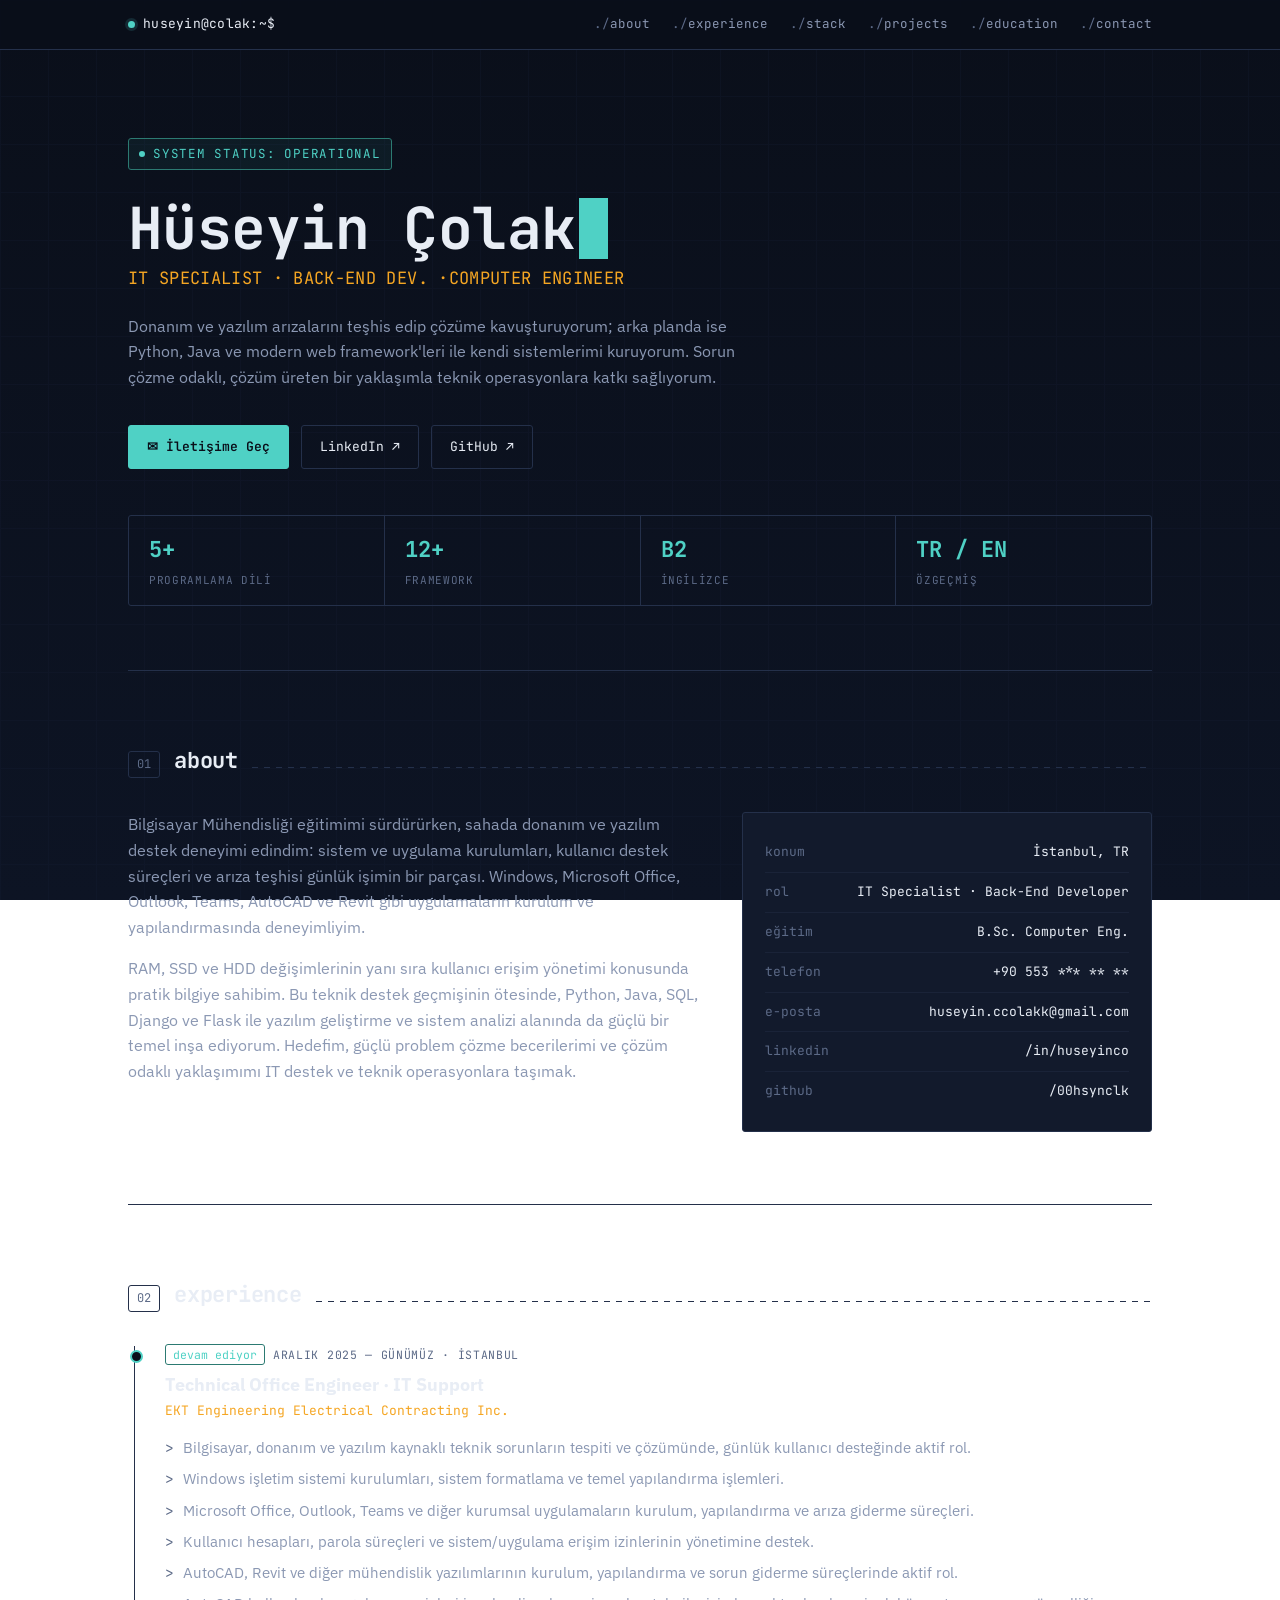
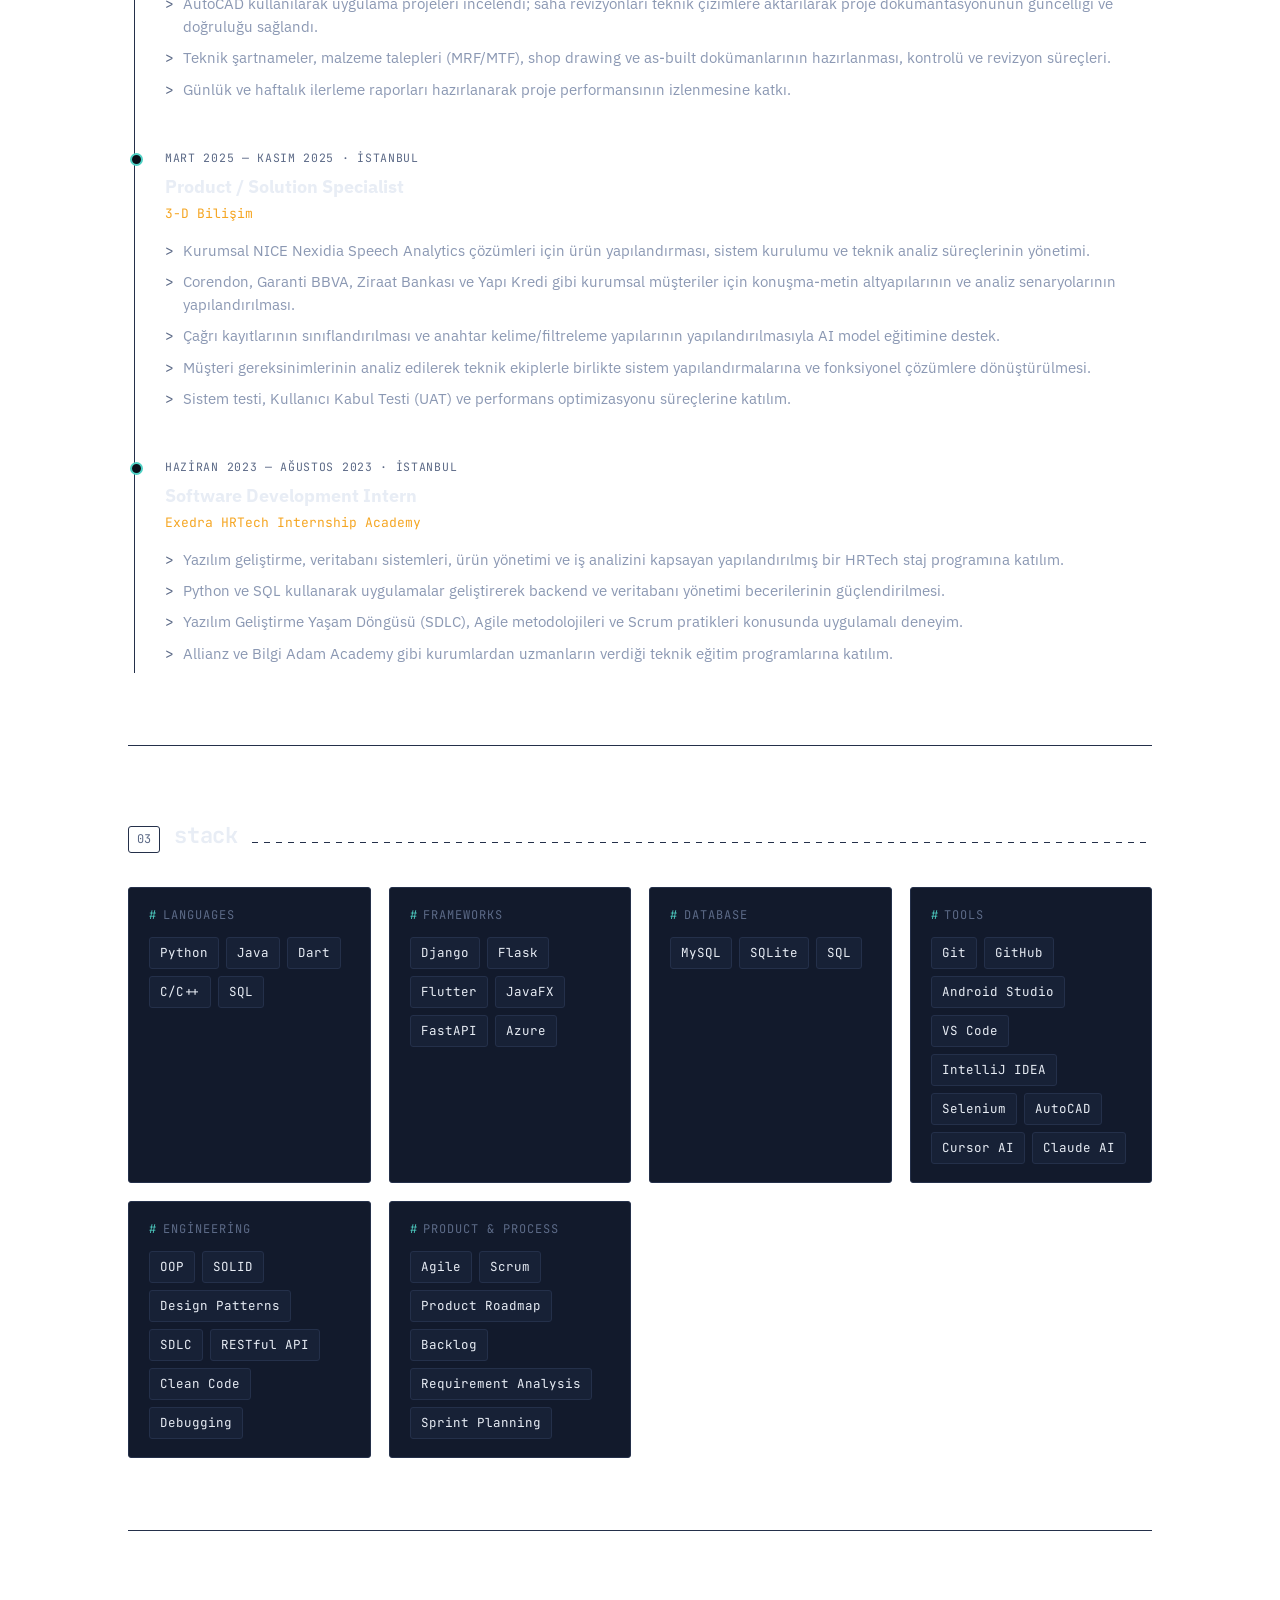
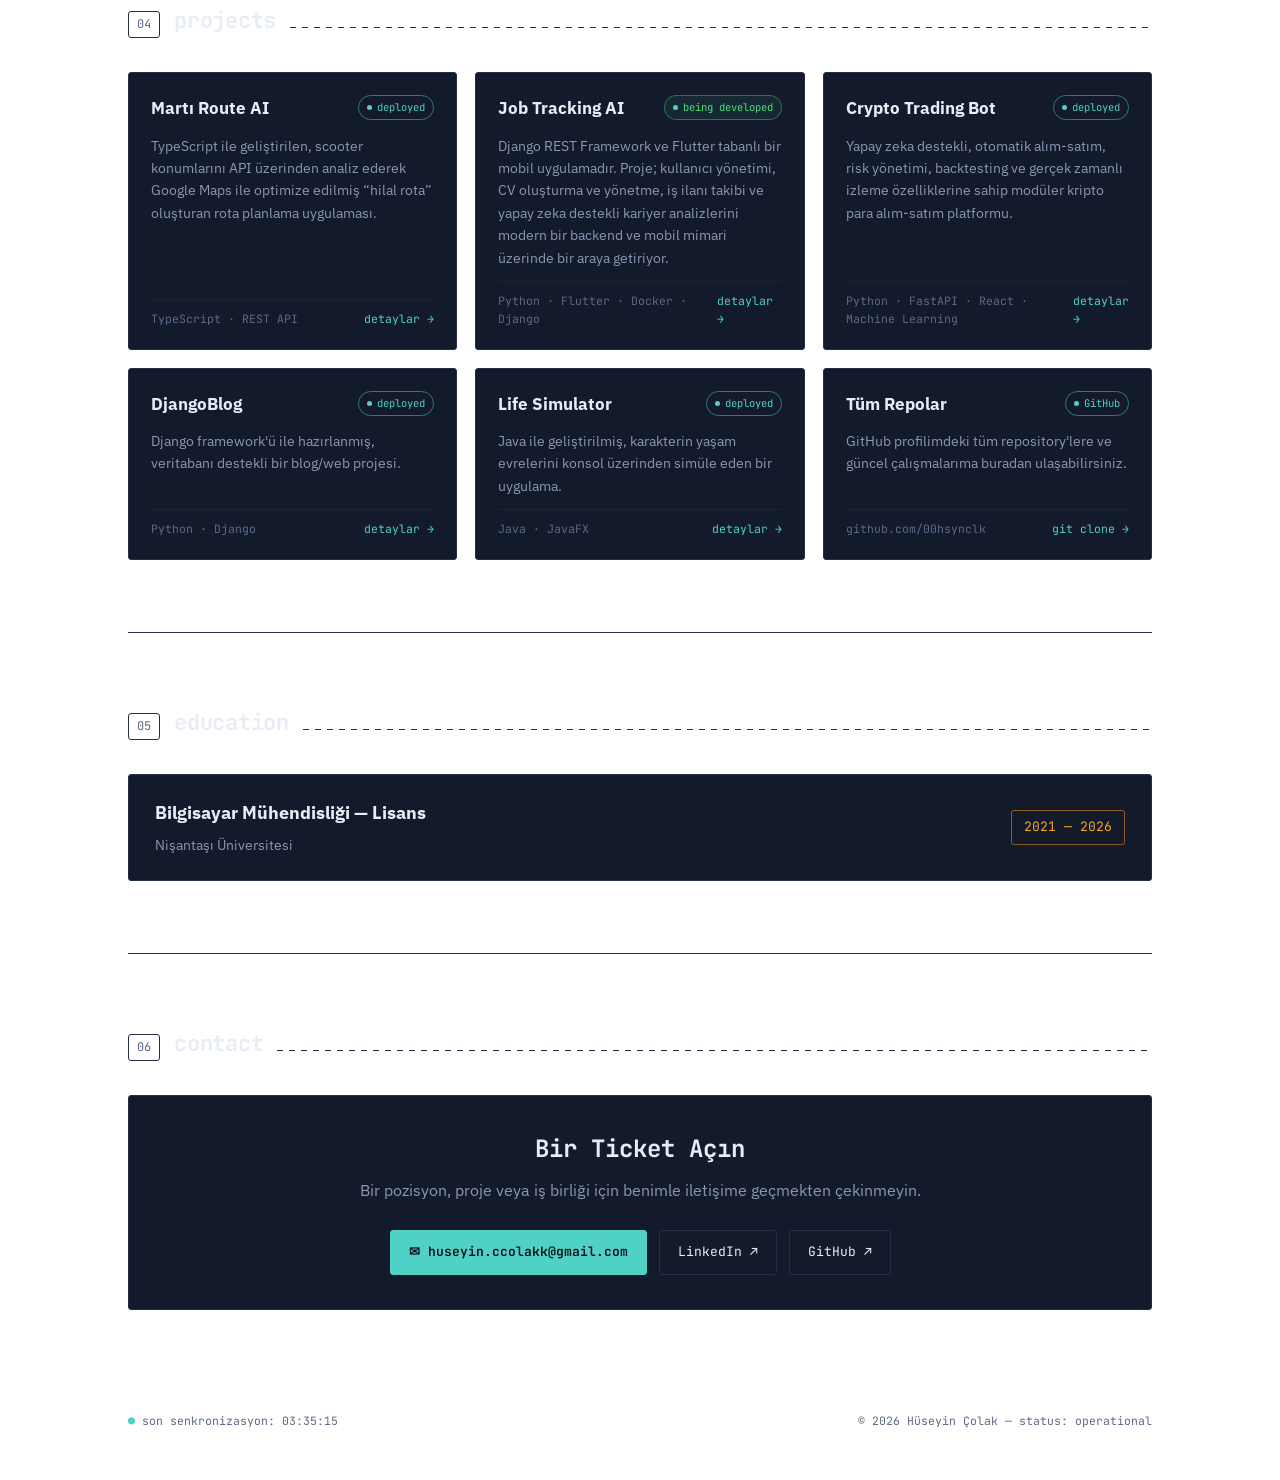
<file: index.html>
<!DOCTYPE html>
<html lang="tr">
<head>
<meta charset="UTF-8">
<meta name="viewport" content="width=device-width, initial-scale=1.0">
<title>Hüseyin Çolak — IT Specialist</title>
<meta name="description" content="Hüseyin Çolak — IT Specialist & Computer Engineering Student. CV, projeler ve iletişim.">
<link rel="preconnect" href="https://fonts.googleapis.com">
<link href="https://fonts.googleapis.com/css2?family=JetBrains+Mono:wght@400;500;600;700&family=IBM+Plex+Sans:wght@400;500;600;700&display=swap" rel="stylesheet">
<link rel="stylesheet" href="style.css">
</head>
<body>

<nav class="topnav">
  <div class="topnav-inner">
    <div class="brand"><span class="dot"></span> huseyin@colak:~$</div>
    <div class="navlinks">
      <a href="#about">about</a>
      <a href="#experience">experience</a>
      <a href="#stack">stack</a>
      <a href="#projects">projects</a>
      <a href="#education">education</a>
      <a href="#contact">contact</a>
    </div>
  </div>
</nav>

<div class="wrap">

  <!-- HERO -->
  <header class="hero">
    <div class="status-line"><span class="dot"></span> SYSTEM STATUS: OPERATIONAL</div>
    <h1>Hüseyin Çolak<span class="cursor">&nbsp;</span></h1>
    <p class="role">IT SPECIALIST · BACK-END DEV. ·COMPUTER ENGINEER</p>
    <p class="lede">Donanım ve yazılım arızalarını teşhis edip çözüme kavuşturuyorum; arka planda ise Python, Java ve modern web framework'leri ile kendi sistemlerimi kuruyorum. Sorun çözme odaklı, çözüm üreten bir yaklaşımla teknik operasyonlara katkı sağlıyorum.</p>

    <div class="hero-actions">
      <a class="btn primary" href="mailto:huseyin.ccolakk@gmail.com">✉ İletişime Geç</a>
      <a class="btn" href="https://www.linkedin.com/in/huseyinco" target="_blank" rel="noopener">LinkedIn ↗</a>
      <a class="btn" href="https://github.com/00hsynclk" target="_blank" rel="noopener">GitHub ↗</a>
    </div>

    <div class="stat-row">
        <div class="stat"><div class="num">5+</div><div class="label">Programlama Dili</div></div>
        <div class="stat"><div class="num">12+</div><div class="label">FrameWork</div></div>
        <div class="stat"><div class="num">B2</div><div class="label">İngilizce</div></div>
        <div class="stat"><div class="num">
          <a href="assets/Hüseyin%20Çolak%20TR.pdf" target="_blank">TR</a> /
          <a href="assets/Hüseyin%20Çolak%20ENG.pdf" target="_blank">EN</a>
        </div>
      <div class="label">Özgeçmiş</div>
    </div>
    </div>
  </header>

  <!-- ABOUT -->
  <section id="about">
    <div class="section-head">
      <span class="idx">01</span>
      <h2>about</h2>
      <span class="rule"></span>
    </div>
    <div class="about-grid reveal">
      <div>
        <p>Bilgisayar Mühendisliği eğitimimi sürdürürken, sahada donanım ve yazılım destek deneyimi edindim: sistem ve uygulama kurulumları, kullanıcı destek süreçleri ve arıza teşhisi günlük işimin bir parçası. Windows, Microsoft Office, Outlook, Teams, AutoCAD ve Revit gibi uygulamaların kurulum ve yapılandırmasında deneyimliyim.</p>
        <p>RAM, SSD ve HDD değişimlerinin yanı sıra kullanıcı erişim yönetimi konusunda pratik bilgiye sahibim. Bu teknik destek geçmişinin ötesinde, Python, Java, SQL, Django ve Flask ile yazılım geliştirme ve sistem analizi alanında da güçlü bir temel inşa ediyorum. Hedefim, güçlü problem çözme becerilerimi ve çözüm odaklı yaklaşımımı IT destek ve teknik operasyonlara taşımak.</p>
      </div>
      <div class="info-panel">
        <div class="row"><span class="k">konum</span><span class="v">İstanbul, TR</span></div>
        <div class="row"><span class="k">rol</span><span class="v">IT Specialist · Back-End Developer</span></div>
        <div class="row"><span class="k">eğitim</span><span class="v">B.Sc. Computer Eng.</span></div>
        <div class="row"><span class="k">telefon</span><span class="v">+90 553 *** ** **</span></div>
        <div class="row"><span class="k">e-posta</span><span class="v"><a href="mailto:huseyin.ccolakk@gmail.com">huseyin.ccolakk@gmail.com</a></span></div>
        <div class="row"><span class="k">linkedin</span><span class="v"><a href="https://www.linkedin.com/in/huseyinco" target="_blank" rel="noopener">/in/huseyinco</a></span></div>
        <div class="row"><span class="k">github</span><span class="v"><a href="https://github.com/00hsynclk" target="_blank" rel="noopener">/00hsynclk</a></span></div>
      </div>
    </div>
  </section>

  <!-- EXPERIENCE -->
  <section id="experience">
    <div class="section-head">
      <span class="idx">02</span>
      <h2>experience</h2>
      <span class="rule"></span>
    </div>

    <div class="log-stream reveal">
      <div class="log-entry">
        <div class="meta"><span class="badge">devam ediyor</span>Aralık 2025 — Günümüz · İstanbul</div>
        <h3>Technical Office Engineer · IT Support</h3>
        <div class="company">EKT Engineering Electrical Contracting Inc.</div>
        <ul>
          <li>Bilgisayar, donanım ve yazılım kaynaklı teknik sorunların tespiti ve çözümünde, günlük kullanıcı desteğinde aktif rol.</li>
          <li>Windows işletim sistemi kurulumları, sistem formatlama ve temel yapılandırma işlemleri.</li>
          <li>Microsoft Office, Outlook, Teams ve diğer kurumsal uygulamaların kurulum, yapılandırma ve arıza giderme süreçleri.</li>
          <li>Kullanıcı hesapları, parola süreçleri ve sistem/uygulama erişim izinlerinin yönetimine destek.</li>
          <li>AutoCAD, Revit ve diğer mühendislik yazılımlarının kurulum, yapılandırma ve sorun giderme süreçlerinde aktif rol.</li>
          <li>AutoCAD kullanılarak uygulama projeleri incelendi; saha revizyonları teknik çizimlere aktarılarak proje dokümantasyonunun güncelliği ve doğruluğu sağlandı.</li>
          <li>Teknik şartnameler, malzeme talepleri (MRF/MTF), shop drawing ve as-built dokümanlarının hazırlanması, kontrolü ve revizyon süreçleri.</li>
          <li>Günlük ve haftalık ilerleme raporları hazırlanarak proje performansının izlenmesine katkı.</li>
        </ul>
      </div>

      <div class="log-entry">
        <div class="meta">Mart 2025 — Kasım 2025 · İstanbul</div>
        <h3>Product / Solution Specialist</h3>
        <div class="company">3-D Bilişim</div>
        <ul>
          <li>Kurumsal NICE Nexidia Speech Analytics çözümleri için ürün yapılandırması, sistem kurulumu ve teknik analiz süreçlerinin yönetimi.</li>
          <li>Corendon, Garanti BBVA, Ziraat Bankası ve Yapı Kredi gibi kurumsal müşteriler için konuşma-metin altyapılarının ve analiz senaryolarının yapılandırılması.</li>
          <li>Çağrı kayıtlarının sınıflandırılması ve anahtar kelime/filtreleme yapılarının yapılandırılmasıyla AI model eğitimine destek.</li>
          <li>Müşteri gereksinimlerinin analiz edilerek teknik ekiplerle birlikte sistem yapılandırmalarına ve fonksiyonel çözümlere dönüştürülmesi.</li>
          <li>Sistem testi, Kullanıcı Kabul Testi (UAT) ve performans optimizasyonu süreçlerine katılım.</li>
        </ul>
      </div>

      <div class="log-entry">
        <div class="meta">Haziran 2023 — Ağustos 2023 · İstanbul</div>
        <h3>Software Development Intern</h3>
        <div class="company">Exedra HRTech Internship Academy</div>
        <ul>
          <li>Yazılım geliştirme, veritabanı sistemleri, ürün yönetimi ve iş analizini kapsayan yapılandırılmış bir HRTech staj programına katılım.</li>
          <li>Python ve SQL kullanarak uygulamalar geliştirerek backend ve veritabanı yönetimi becerilerinin güçlendirilmesi.</li>
          <li>Yazılım Geliştirme Yaşam Döngüsü (SDLC), Agile metodolojileri ve Scrum pratikleri konusunda uygulamalı deneyim.</li>
          <li>Allianz ve Bilgi Adam Academy gibi kurumlardan uzmanların verdiği teknik eğitim programlarına katılım.</li>
        </ul>
      </div>
    </div>
  </section>

  <!-- STACK -->
  <section id="stack">
    <div class="section-head">
      <span class="idx">03</span>
      <h2>stack</h2>
      <span class="rule"></span>
    </div>

    <div class="stack-grid reveal">
      <div class="stack-card">
        <div class="stack-title">languages</div>
        <div class="tag-list">
          <span class="tag">Python</span><span class="tag">Java</span><span class="tag">Dart</span><span class="tag">C/C++</span><span class="tag">SQL</span>
        </div>
      </div>
      <div class="stack-card">
        <div class="stack-title">frameworks</div>
        <div class="tag-list">
          <span class="tag">Django</span><span class="tag">Flask</span><span class="tag">Flutter</span><span class="tag">JavaFX</span><span class="tag">FastAPI</span><span class="tag">Azure</span>
        </div>
      </div>
      <div class="stack-card">
        <div class="stack-title">database</div>
        <div class="tag-list">
          <span class="tag">MySQL</span><span class="tag">SQLite</span><span class="tag">SQL</span>
        </div>
      </div>
      <div class="stack-card">
        <div class="stack-title">tools</div>
        <div class="tag-list">
          <span class="tag">Git</span><span class="tag">GitHub</span><span class="tag">Android Studio</span><span class="tag">VS Code</span><span class="tag">IntelliJ IDEA</span><span class="tag">Selenium</span><span class="tag">AutoCAD</span><span class="tag">Cursor AI</span><span class="tag">Claude AI</span>
        </div>
      </div>
      <div class="stack-card">
        <div class="stack-title">engineering</div>
        <div class="tag-list">
          <span class="tag">OOP</span><span class="tag">SOLID</span><span class="tag">Design Patterns</span><span class="tag">SDLC</span><span class="tag">RESTful API</span><span class="tag">Clean Code</span><span class="tag">Debugging</span>
        </div>
      </div>
      <div class="stack-card">
        <div class="stack-title">product &amp; process</div>
        <div class="tag-list">
          <span class="tag">Agile</span><span class="tag">Scrum</span><span class="tag">Product Roadmap</span><span class="tag">Backlog</span><span class="tag">Requirement Analysis</span><span class="tag">Sprint Planning</span>
        </div>
      </div>
    </div>
  </section>

  <!-- PROJECTS -->
  <section id="projects">
    <div class="section-head">
      <span class="idx">04</span>
      <h2>projects</h2>
      <span class="rule"></span>
    </div>

    <div class="project-grid reveal">

      <a class="project-card" href="projects/marti-route-ai.html">
        <div class="pc-top">
          <h3>Martı Route AI</h3>
          <span class="pill">deployed</span>
        </div>
        <p>
          TypeScript ile geliştirilen, scooter konumlarını API üzerinden analiz ederek
          Google Maps ile optimize edilmiş “hilal rota” oluşturan rota planlama uygulaması.
        </p>
        <div class="pc-foot">
          <span>TypeScript · REST API</span>
          <span class="arrow">detaylar →</span>
        </div>
      </a>

      <a class="project-card" href="projects/job-tracking-ai.html">
        <div class="pc-top">
          <h3>Job Tracking AI</h3>
          <span class="pill being-developed">being developed</span>
        </div>
        <p>Django REST Framework ve Flutter tabanlı bir mobil uygulamadır. Proje; kullanıcı yönetimi, CV oluşturma ve yönetme, iş ilanı takibi ve yapay zeka destekli kariyer analizlerini modern bir backend ve mobil mimari üzerinde bir araya getiriyor.</p>
        <div class="pc-foot"><span>Python · Flutter · Docker · Django </span><span class="arrow">detaylar →</span></div>
      </a>

      <a class="project-card" href="projects/crypto-trading-bot.html">
        <div class="pc-top">
          <h3>Crypto Trading Bot</h3>
          <span class="pill">deployed</span>
        </div>
        <p>Yapay zeka destekli, otomatik alım-satım, risk yönetimi, backtesting ve gerçek zamanlı izleme özelliklerine sahip modüler kripto para alım-satım platformu.</p>
        <div class="pc-foot"><span>Python · FastAPI · React · Machine Learning</span><span class="arrow">detaylar →</span></div>
      </a>

      <a class="project-card" href="projects/django-blog.html">
        <div class="pc-top">
          <h3>DjangoBlog</h3>
          <span class="pill">deployed</span>
        </div>
        <p>Django framework'ü ile hazırlanmış, veritabanı destekli bir blog/web projesi.</p>
        <div class="pc-foot"><span>Python · Django</span><span class="arrow">detaylar →</span></div>
      </a>

      <a class="project-card" href="projects/life-simulator-java.html">
        <div class="pc-top">
          <h3>Life Simulator</h3>
          <span class="pill">deployed</span>
        </div>
        <p>Java ile geliştirilmiş, karakterin yaşam evrelerini konsol üzerinden simüle eden bir uygulama.</p>
        <div class="pc-foot"><span>Java · JavaFX</span><span class="arrow">detaylar →</span></div>
      </a>
      

      <a class="project-card" href="https://github.com/00hsynclk?tab=repositories" target="_blank" rel="noopener">
        <div class="pc-top">
          <h3>Tüm Repolar</h3>
          <span class="pill">GitHub</span>
        </div>
        <p>GitHub profilimdeki tüm repository'lere ve güncel çalışmalarıma buradan ulaşabilirsiniz.</p>
        <div class="pc-foot"><span>github.com/00hsynclk</span><span class="arrow">git clone →</span></div>
      </a>

    </div>
  </section>

  <!-- EDUCATION -->
  <section id="education">
    <div class="section-head">
      <span class="idx">05</span>
      <h2>education</h2>
      <span class="rule"></span>
    </div>
    <div class="edu-panel reveal">
      <div>
        <h3>Bilgisayar Mühendisliği — Lisans</h3>
        <div class="edu-sub">Nişantaşı Üniversitesi</div>
      </div>
      <div class="edu-date">2021 — 2026</div>
    </div>
  </section>

  <!-- CONTACT -->
  <section id="contact">
    <div class="section-head">
      <span class="idx">06</span>
      <h2>contact</h2>
      <span class="rule"></span>
    </div>
    <div class="contact-panel reveal">
      <h2>Bir Ticket Açın</h2>
      <p>Bir pozisyon, proje veya iş birliği için benimle iletişime geçmekten çekinmeyin.</p>
      <div class="contact-actions">
        <a class="btn primary" href="mailto:huseyin.ccolakk@gmail.com">✉ huseyin.ccolakk@gmail.com</a>
        <a class="btn" href="https://www.linkedin.com/in/huseyinco" target="_blank" rel="noopener">LinkedIn ↗</a>
        <a class="btn" href="https://github.com/00hsynclk" target="_blank" rel="noopener">GitHub ↗</a>
      </div>
    </div>
  </section>

  <footer>
    <div><span class="live-dot">●</span> son senkronizasyon: <span id="sync-time"></span></div>
    <div>© 2026 Hüseyin Çolak — status: operational</div>
  </footer>

</div>

<script src="script.js"></script>
</body>
</html>
</file>
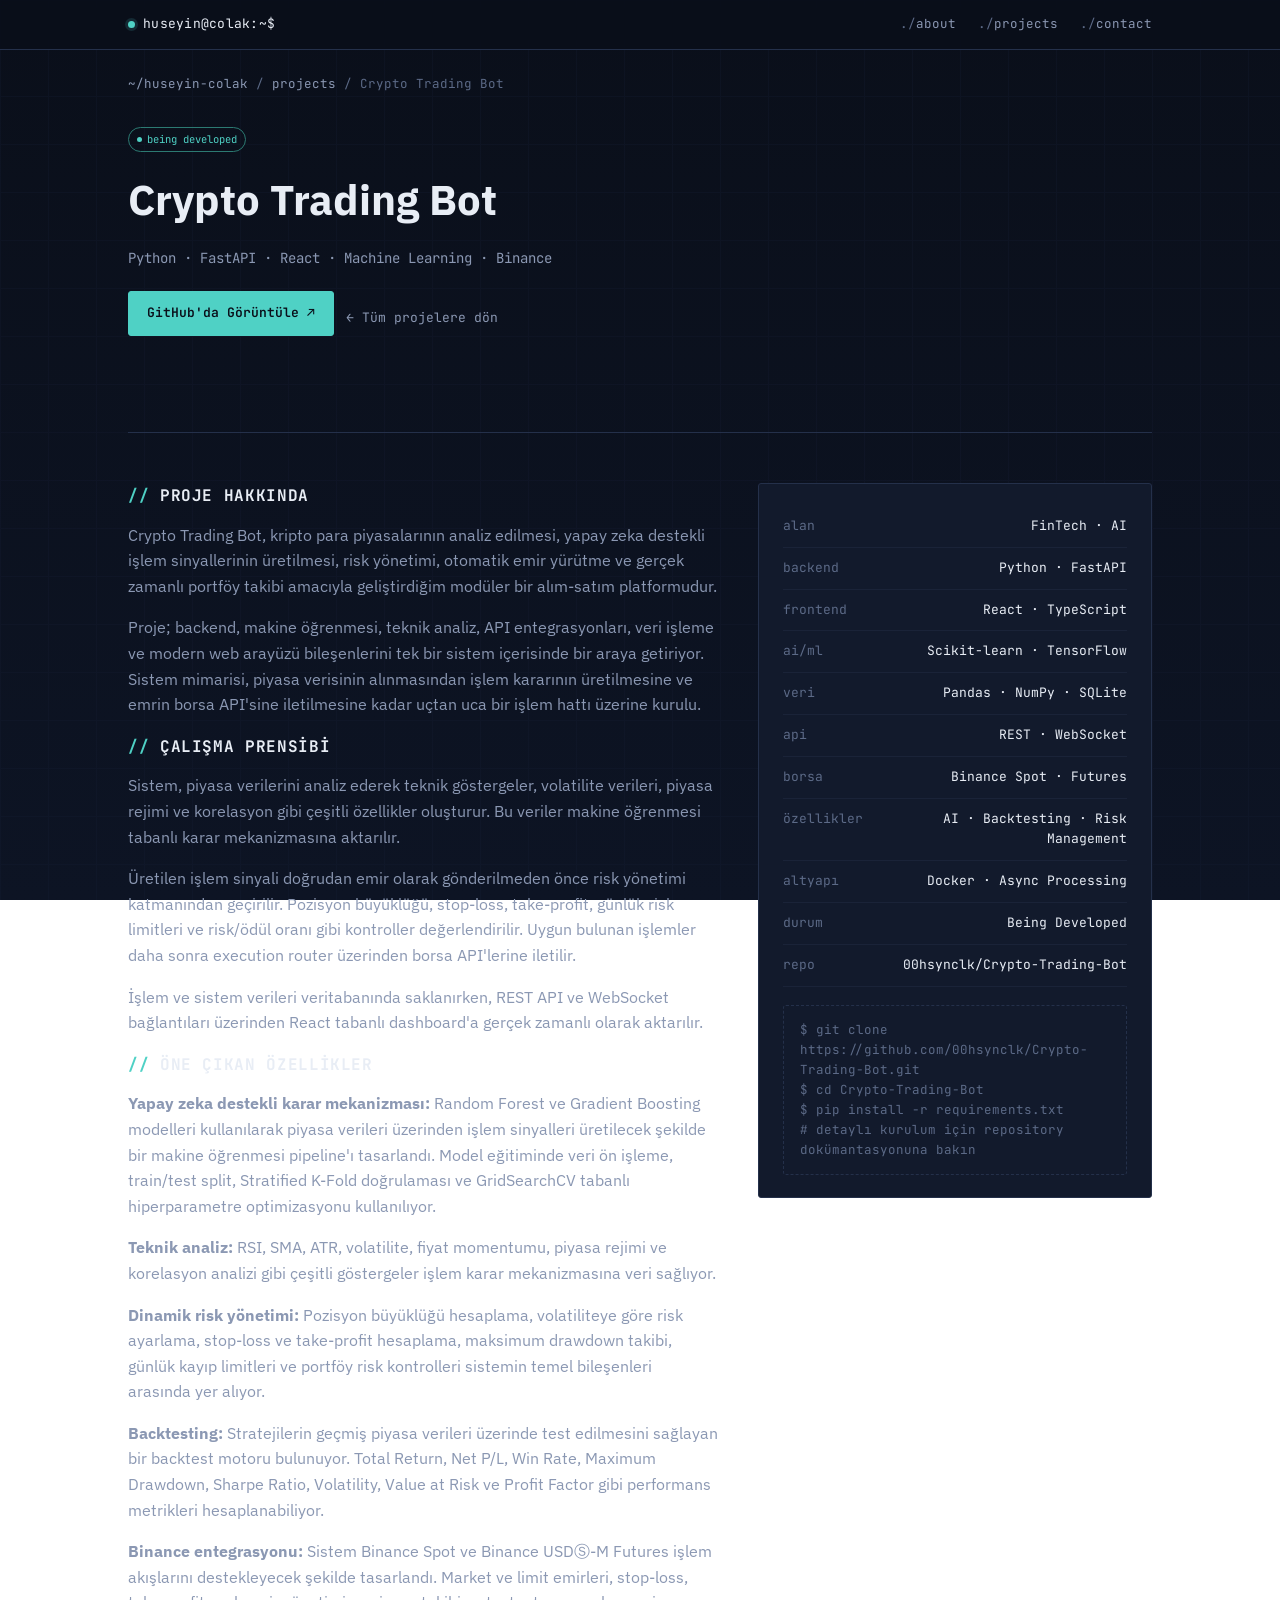
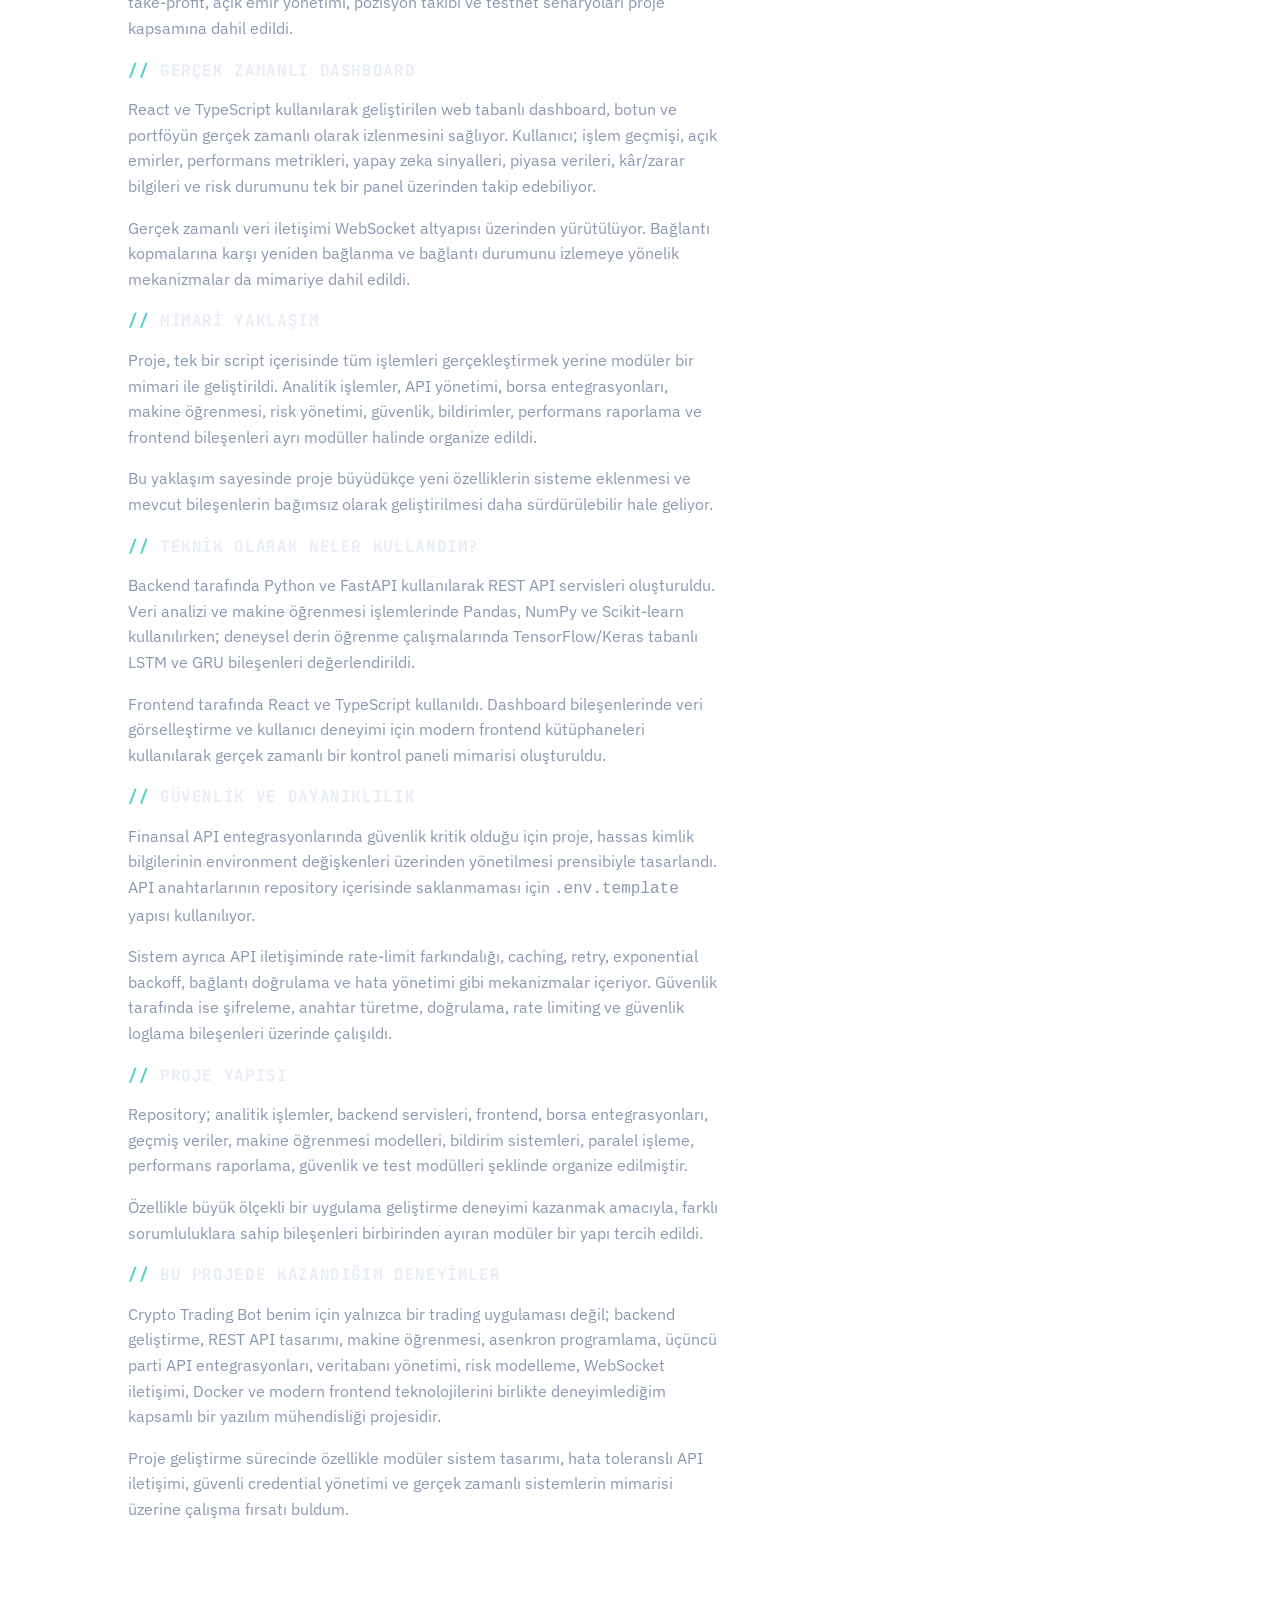
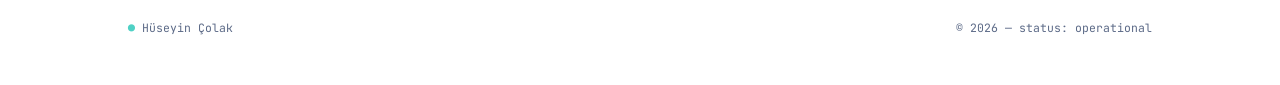
<file: projects/crypto-trading-bot.html>
<!DOCTYPE html>
<html lang="tr">
<head>
<meta charset="UTF-8">
<meta name="viewport" content="width=device-width, initial-scale=1.0">
<title>Crypto Trading Bot — Hüseyin Çolak</title>
<link rel="preconnect" href="https://fonts.googleapis.com">
<link href="https://fonts.googleapis.com/css2?family=JetBrains+Mono:wght@400;500;600;700&family=IBM+Plex+Sans:wght@400;500;600;700&display=swap" rel="stylesheet">
<link rel="stylesheet" href="../style.css">
</head>
<body>

<nav class="topnav">
  <div class="topnav-inner">
    <a class="brand" href="../index.html#projects"><span class="dot"></span> huseyin@colak:~$</a>
    <div class="navlinks">
      <a href="../index.html#about">about</a>
      <a href="../index.html#projects">projects</a>
      <a href="../index.html#contact">contact</a>
    </div>
  </div>
</nav>

<div class="wrap">
  <div class="breadcrumb"><a href="../index.html">~/huseyin-colak</a> / <a href="../index.html#projects">projects</a> / Crypto Trading Bot</div>

  <header class="proj-hero">
    <span class="pill">being developed</span>
    <h1>Crypto Trading Bot</h1>
    <p class="sub">Python · FastAPI · React · Machine Learning · Binance</p>
    <div class="hero-actions">
      <a class="btn primary" href="https://github.com/00hsynclk/Crypto-Trading-Bot" target="_blank" rel="noopener">GitHub'da Görüntüle ↗</a>
      <a class="back-btn" href="../index.html#projects">← Tüm projelere dön</a>
    </div>
  </header>

  <div class="proj-body">
    <div>
      <h2>proje hakkında</h2>
      <p>Crypto Trading Bot, kripto para piyasalarının analiz edilmesi, yapay zeka destekli işlem sinyallerinin üretilmesi, risk yönetimi, otomatik emir yürütme ve gerçek zamanlı portföy takibi amacıyla geliştirdiğim modüler bir alım-satım platformudur.</p>
      <p>Proje; backend, makine öğrenmesi, teknik analiz, API entegrasyonları, veri işleme ve modern web arayüzü bileşenlerini tek bir sistem içerisinde bir araya getiriyor. Sistem mimarisi, piyasa verisinin alınmasından işlem kararının üretilmesine ve emrin borsa API'sine iletilmesine kadar uçtan uca bir işlem hattı üzerine kurulu.</p>

      <h2>çalışma prensibi</h2>
      <p>Sistem, piyasa verilerini analiz ederek teknik göstergeler, volatilite verileri, piyasa rejimi ve korelasyon gibi çeşitli özellikler oluşturur. Bu veriler makine öğrenmesi tabanlı karar mekanizmasına aktarılır.</p>
      <p>Üretilen işlem sinyali doğrudan emir olarak gönderilmeden önce risk yönetimi katmanından geçirilir. Pozisyon büyüklüğü, stop-loss, take-profit, günlük risk limitleri ve risk/ödül oranı gibi kontroller değerlendirilir. Uygun bulunan işlemler daha sonra execution router üzerinden borsa API'lerine iletilir.</p>
      <p>İşlem ve sistem verileri veritabanında saklanırken, REST API ve WebSocket bağlantıları üzerinden React tabanlı dashboard'a gerçek zamanlı olarak aktarılır.</p>

      <h2>öne çıkan özellikler</h2>
      <p><strong>Yapay zeka destekli karar mekanizması:</strong> Random Forest ve Gradient Boosting modelleri kullanılarak piyasa verileri üzerinden işlem sinyalleri üretilecek şekilde bir makine öğrenmesi pipeline'ı tasarlandı. Model eğitiminde veri ön işleme, train/test split, Stratified K-Fold doğrulaması ve GridSearchCV tabanlı hiperparametre optimizasyonu kullanılıyor.</p>
      <p><strong>Teknik analiz:</strong> RSI, SMA, ATR, volatilite, fiyat momentumu, piyasa rejimi ve korelasyon analizi gibi çeşitli göstergeler işlem karar mekanizmasına veri sağlıyor.</p>
      <p><strong>Dinamik risk yönetimi:</strong> Pozisyon büyüklüğü hesaplama, volatiliteye göre risk ayarlama, stop-loss ve take-profit hesaplama, maksimum drawdown takibi, günlük kayıp limitleri ve portföy risk kontrolleri sistemin temel bileşenleri arasında yer alıyor.</p>
      <p><strong>Backtesting:</strong> Stratejilerin geçmiş piyasa verileri üzerinde test edilmesini sağlayan bir backtest motoru bulunuyor. Total Return, Net P/L, Win Rate, Maximum Drawdown, Sharpe Ratio, Volatility, Value at Risk ve Profit Factor gibi performans metrikleri hesaplanabiliyor.</p>
      <p><strong>Binance entegrasyonu:</strong> Sistem Binance Spot ve Binance USDⓈ-M Futures işlem akışlarını destekleyecek şekilde tasarlandı. Market ve limit emirleri, stop-loss, take-profit, açık emir yönetimi, pozisyon takibi ve testnet senaryoları proje kapsamına dahil edildi.</p>

      <h2>gerçek zamanlı dashboard</h2>
      <p>React ve TypeScript kullanılarak geliştirilen web tabanlı dashboard, botun ve portföyün gerçek zamanlı olarak izlenmesini sağlıyor. Kullanıcı; işlem geçmişi, açık emirler, performans metrikleri, yapay zeka sinyalleri, piyasa verileri, kâr/zarar bilgileri ve risk durumunu tek bir panel üzerinden takip edebiliyor.</p>
      <p>Gerçek zamanlı veri iletişimi WebSocket altyapısı üzerinden yürütülüyor. Bağlantı kopmalarına karşı yeniden bağlanma ve bağlantı durumunu izlemeye yönelik mekanizmalar da mimariye dahil edildi.</p>

      <h2>mimari yaklaşım</h2>
      <p>Proje, tek bir script içerisinde tüm işlemleri gerçekleştirmek yerine modüler bir mimari ile geliştirildi. Analitik işlemler, API yönetimi, borsa entegrasyonları, makine öğrenmesi, risk yönetimi, güvenlik, bildirimler, performans raporlama ve frontend bileşenleri ayrı modüller halinde organize edildi.</p>
      <p>Bu yaklaşım sayesinde proje büyüdükçe yeni özelliklerin sisteme eklenmesi ve mevcut bileşenlerin bağımsız olarak geliştirilmesi daha sürdürülebilir hale geliyor.</p>

      <h2>teknik olarak neler kullandım?</h2>
      <p>Backend tarafında Python ve FastAPI kullanılarak REST API servisleri oluşturuldu. Veri analizi ve makine öğrenmesi işlemlerinde Pandas, NumPy ve Scikit-learn kullanılırken; deneysel derin öğrenme çalışmalarında TensorFlow/Keras tabanlı LSTM ve GRU bileşenleri değerlendirildi.</p>
      <p>Frontend tarafında React ve TypeScript kullanıldı. Dashboard bileşenlerinde veri görselleştirme ve kullanıcı deneyimi için modern frontend kütüphaneleri kullanılarak gerçek zamanlı bir kontrol paneli mimarisi oluşturuldu.</p>

      <h2>güvenlik ve dayanıklılık</h2>
      <p>Finansal API entegrasyonlarında güvenlik kritik olduğu için proje, hassas kimlik bilgilerinin environment değişkenleri üzerinden yönetilmesi prensibiyle tasarlandı. API anahtarlarının repository içerisinde saklanmaması için <code>.env.template</code> yapısı kullanılıyor.</p>
      <p>Sistem ayrıca API iletişiminde rate-limit farkındalığı, caching, retry, exponential backoff, bağlantı doğrulama ve hata yönetimi gibi mekanizmalar içeriyor. Güvenlik tarafında ise şifreleme, anahtar türetme, doğrulama, rate limiting ve güvenlik loglama bileşenleri üzerinde çalışıldı.</p>

      <h2>proje yapısı</h2>
      <p>Repository; analitik işlemler, backend servisleri, frontend, borsa entegrasyonları, geçmiş veriler, makine öğrenmesi modelleri, bildirim sistemleri, paralel işleme, performans raporlama, güvenlik ve test modülleri şeklinde organize edilmiştir.</p>
      <p>Özellikle büyük ölçekli bir uygulama geliştirme deneyimi kazanmak amacıyla, farklı sorumluluklara sahip bileşenleri birbirinden ayıran modüler bir yapı tercih edildi.</p>

      <h2>bu projede kazandığım deneyimler</h2>
      <p>Crypto Trading Bot benim için yalnızca bir trading uygulaması değil; backend geliştirme, REST API tasarımı, makine öğrenmesi, asenkron programlama, üçüncü parti API entegrasyonları, veritabanı yönetimi, risk modelleme, WebSocket iletişimi, Docker ve modern frontend teknolojilerini birlikte deneyimlediğim kapsamlı bir yazılım mühendisliği projesidir.</p>
      <p>Proje geliştirme sürecinde özellikle modüler sistem tasarımı, hata toleranslı API iletişimi, güvenli credential yönetimi ve gerçek zamanlı sistemlerin mimarisi üzerine çalışma fırsatı buldum.</p>
    </div>

    <aside class="spec-panel">
      <div class="row"><span class="k">alan</span><span class="v">FinTech · AI</span></div>
      <div class="row"><span class="k">backend</span><span class="v">Python · FastAPI</span></div>
      <div class="row"><span class="k">frontend</span><span class="v">React · TypeScript</span></div>
      <div class="row"><span class="k">ai/ml</span><span class="v">Scikit-learn · TensorFlow</span></div>
      <div class="row"><span class="k">veri</span><span class="v">Pandas · NumPy · SQLite</span></div>
      <div class="row"><span class="k">api</span><span class="v">REST · WebSocket</span></div>
      <div class="row"><span class="k">borsa</span><span class="v">Binance Spot · Futures</span></div>
      <div class="row"><span class="k">özellikler</span><span class="v">AI · Backtesting · Risk Management</span></div>
      <div class="row"><span class="k">altyapı</span><span class="v">Docker · Async Processing</span></div>
      <div class="row"><span class="k">durum</span><span class="v">Being Developed</span></div>
      <div class="row"><span class="k">repo</span><span class="v"><a href="https://github.com/00hsynclk/Crypto-Trading-Bot" target="_blank" rel="noopener">00hsynclk/Crypto-Trading-Bot</a></span></div>
      <div class="note-box">$ git clone https://github.com/00hsynclk/Crypto-Trading-Bot.git<br>$ cd Crypto-Trading-Bot<br>$ pip install -r requirements.txt<br># detaylı kurulum için repository dokümantasyonuna bakın</div>
    </aside>
  </div>

  <footer>
    <div><span class="live-dot">●</span> Hüseyin Çolak</div>
    <div>© 2026 — status: operational</div>
  </footer>
</div>

<script src="../script.js"></script>
</body>
</html>
</file>
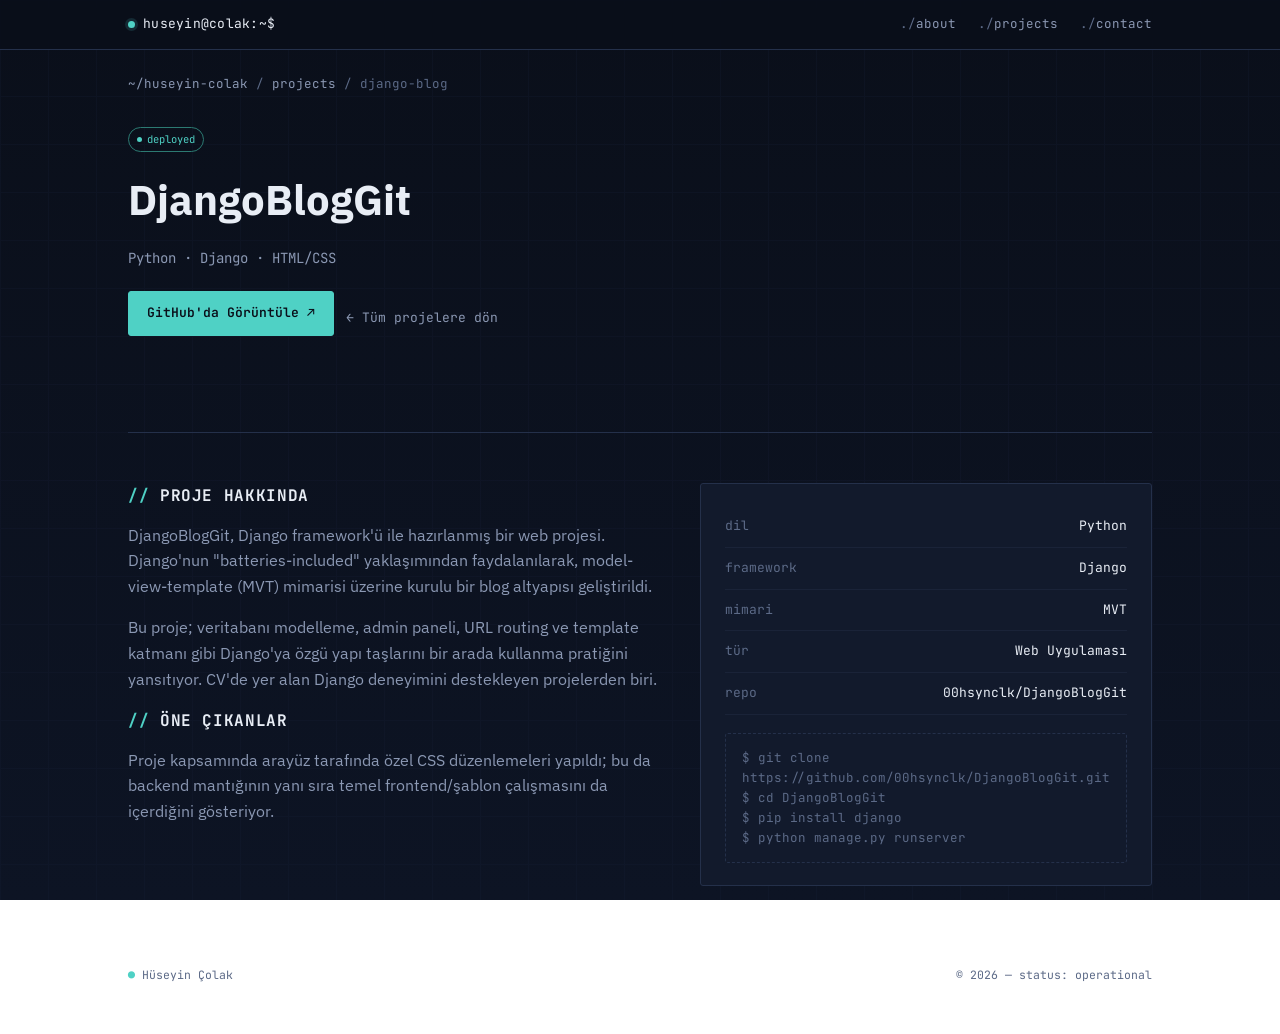
<file: projects/django-blog.html>
<!DOCTYPE html>
<html lang="tr">
<head>
<meta charset="UTF-8">
<meta name="viewport" content="width=device-width, initial-scale=1.0">
<title>DjangoBlogGit — Hüseyin Çolak</title>
<link rel="preconnect" href="https://fonts.googleapis.com">
<link href="https://fonts.googleapis.com/css2?family=JetBrains+Mono:wght@400;500;600;700&family=IBM+Plex+Sans:wght@400;500;600;700&display=swap" rel="stylesheet">
<link rel="stylesheet" href="../style.css">
</head>
<body>

<nav class="topnav">
  <div class="topnav-inner">
    <a class="brand" href="../index.html#projects"><span class="dot"></span> huseyin@colak:~$</a>
    <div class="navlinks">
      <a href="../index.html#about">about</a>
      <a href="../index.html#projects">projects</a>
      <a href="../index.html#contact">contact</a>
    </div>
  </div>
</nav>

<div class="wrap">
  <div class="breadcrumb"><a href="../index.html">~/huseyin-colak</a> / <a href="../index.html#projects">projects</a> / django-blog</div>

  <header class="proj-hero">
    <span class="pill">deployed</span>
    <h1>DjangoBlogGit</h1>
    <p class="sub">Python · Django · HTML/CSS</p>
    <div class="hero-actions">
      <a class="btn primary" href="https://github.com/00hsynclk/DjangoBlogGit" target="_blank" rel="noopener">GitHub'da Görüntüle ↗</a>
      <a class="back-btn" href="../index.html#projects">← Tüm projelere dön</a>
    </div>
  </header>

  <div class="proj-body">
    <div>
      <h2>proje hakkında</h2>
      <p>DjangoBlogGit, Django framework'ü ile hazırlanmış bir web projesi. Django'nun "batteries-included" yaklaşımından faydalanılarak, model-view-template (MVT) mimarisi üzerine kurulu bir blog altyapısı geliştirildi.</p>
      <p>Bu proje; veritabanı modelleme, admin paneli, URL routing ve template katmanı gibi Django'ya özgü yapı taşlarını bir arada kullanma pratiğini yansıtıyor. CV'de yer alan Django deneyimini destekleyen projelerden biri.</p>

      <h2>öne çıkanlar</h2>
      <p>Proje kapsamında arayüz tarafında özel CSS düzenlemeleri yapıldı; bu da backend mantığının yanı sıra temel frontend/şablon çalışmasını da içerdiğini gösteriyor.</p>
    </div>

    <aside class="spec-panel">
      <div class="row"><span class="k">dil</span><span class="v">Python</span></div>
      <div class="row"><span class="k">framework</span><span class="v">Django</span></div>
      <div class="row"><span class="k">mimari</span><span class="v">MVT</span></div>
      <div class="row"><span class="k">tür</span><span class="v">Web Uygulaması</span></div>
      <div class="row"><span class="k">repo</span><span class="v"><a href="https://github.com/00hsynclk/DjangoBlogGit" target="_blank" rel="noopener">00hsynclk/DjangoBlogGit</a></span></div>
      <div class="note-box">$ git clone https://github.com/00hsynclk/DjangoBlogGit.git<br>$ cd DjangoBlogGit<br>$ pip install django<br>$ python manage.py runserver</div>
    </aside>
  </div>

  <footer>
    <div><span class="live-dot">●</span> Hüseyin Çolak</div>
    <div>© 2026 — status: operational</div>
  </footer>
</div>

<script src="../script.js"></script>
</body>
</html>
</file>
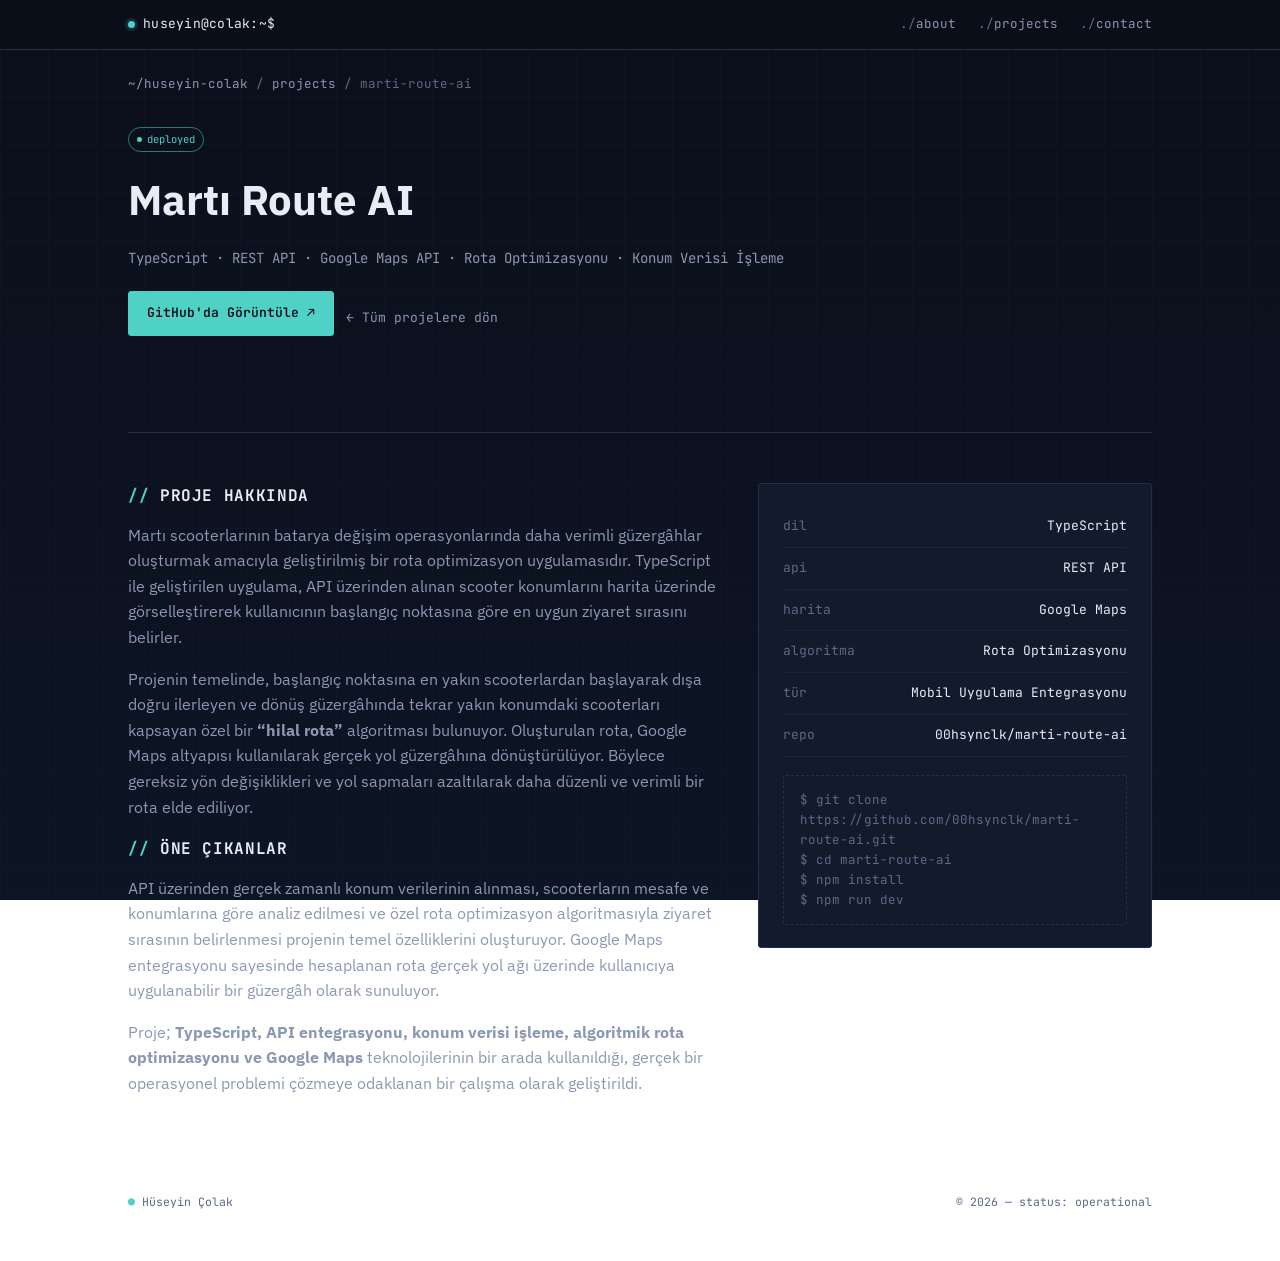
<file: projects/flask-blog-app.html>
<!DOCTYPE html>
<html lang="tr">
<head>
<meta charset="UTF-8">
<meta name="viewport" content="width=device-width, initial-scale=1.0">
<title>FlaskBlogApp — Hüseyin Çolak</title>
<link rel="preconnect" href="https://fonts.googleapis.com">
<link href="https://fonts.googleapis.com/css2?family=JetBrains+Mono:wght@400;500;600;700&family=IBM+Plex+Sans:wght@400;500;600;700&display=swap" rel="stylesheet">
<link rel="stylesheet" href="../style.css">
</head>
<body>

<nav class="topnav">
  <div class="topnav-inner">
    <a class="brand" href="../index.html#projects"><span class="dot"></span> huseyin@colak:~$</a>
    <div class="navlinks">
      <a href="../index.html#about">about</a>
      <a href="../index.html#projects">projects</a>
      <a href="../index.html#contact">contact</a>
    </div>
  </div>
</nav>

<div class="wrap">
  <div class="breadcrumb"><a href="../index.html">~/huseyin-colak</a> / <a href="../index.html#projects">projects</a> / marti-route-ai</div>

  <header class="proj-hero">
    <span class="pill">deployed</span>
    <h1>Martı Route AI</h1>
    <p class="sub">TypeScript · REST API · Google Maps API · Rota Optimizasyonu · Konum Verisi İşleme</p>
    <div class="hero-actions">
      <a class="btn primary" href="https://github.com/00hsynclk/marti-route-ai" target="_blank" rel="noopener">GitHub'da Görüntüle ↗</a>
      <a class="back-btn" href="../index.html#projects">← Tüm projelere dön</a>
    </div>
  </header>

  <div class="proj-body">
    <div>
      <h2>proje hakkında</h2>
        <p>
          Martı scooterlarının batarya değişim operasyonlarında daha verimli güzergâhlar oluşturmak amacıyla geliştirilmiş bir rota optimizasyon uygulamasıdır. TypeScript ile geliştirilen uygulama, API üzerinden alınan scooter konumlarını harita üzerinde görselleştirerek kullanıcının başlangıç noktasına göre en uygun ziyaret sırasını belirler.
        </p>
        <p>
          Projenin temelinde, başlangıç noktasına en yakın scooterlardan başlayarak dışa doğru ilerleyen ve dönüş güzergâhında tekrar yakın konumdaki scooterları kapsayan özel bir <strong>“hilal rota”</strong> algoritması bulunuyor. Oluşturulan rota, Google Maps altyapısı kullanılarak gerçek yol güzergâhına dönüştürülüyor. Böylece gereksiz yön değişiklikleri ve yol sapmaları azaltılarak daha düzenli ve verimli bir rota elde ediliyor.
        </p>
        <h2>öne çıkanlar</h2>
        <p>
          API üzerinden gerçek zamanlı konum verilerinin alınması, scooterların mesafe ve konumlarına göre analiz edilmesi ve özel rota optimizasyon algoritmasıyla ziyaret sırasının belirlenmesi projenin temel özelliklerini oluşturuyor. Google Maps entegrasyonu sayesinde hesaplanan rota gerçek yol ağı üzerinde kullanıcıya uygulanabilir bir güzergâh olarak sunuluyor.
        </p>
        <p>
          Proje; <strong>TypeScript, API entegrasyonu, konum verisi işleme, algoritmik rota optimizasyonu ve Google Maps</strong> teknolojilerinin bir arada kullanıldığı, gerçek bir operasyonel problemi çözmeye odaklanan bir çalışma olarak geliştirildi.
        </p>
    </div>

    <aside class="spec-panel">
      <div class="row"><span class="k">dil</span><span class="v">TypeScript</span></div>
      <div class="row"><span class="k">api</span><span class="v">REST API</span></div>
      <div class="row"><span class="k">harita</span><span class="v">Google Maps</span></div>
      <div class="row"><span class="k">algoritma</span><span class="v">Rota Optimizasyonu</span></div>
      <div class="row"><span class="k">tür</span><span class="v">Mobil Uygulama Entegrasyonu</span></div>
      <div class="row"><span class="k">repo</span><span class="v"><a href="https://github.com/00hsynclk/marti-route-ai" target="_blank" rel="noopener">00hsynclk/marti-route-ai</a></span></div>
      <div class="note-box">$ git clone https://github.com/00hsynclk/marti-route-ai.git<br>$ cd marti-route-ai<br>$ npm install<br>$ npm run dev</div>
    </aside>
  </div>

  <footer>
    <div><span class="live-dot">●</span> Hüseyin Çolak</div>
    <div>© 2026 — status: operational</div>
  </footer>
</div>

<script src="../script.js"></script>
</body>
</html>
</file>
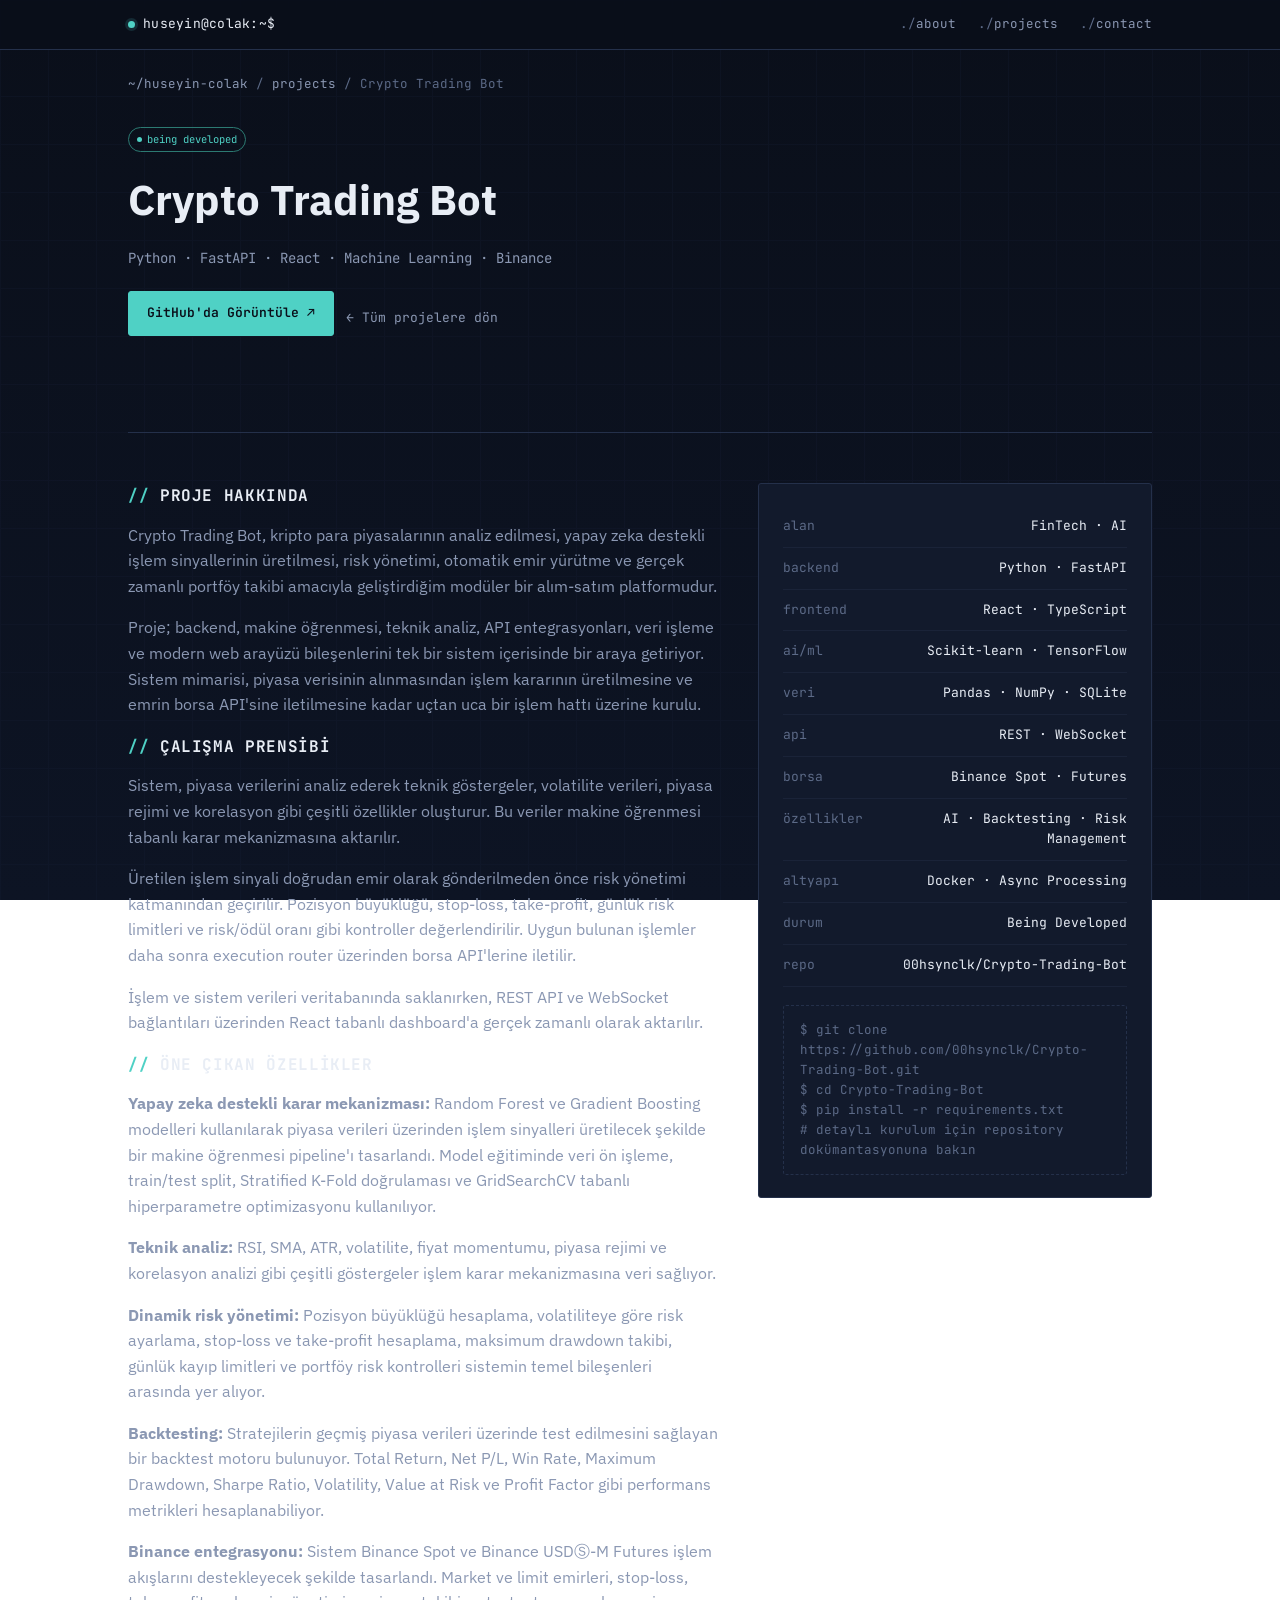
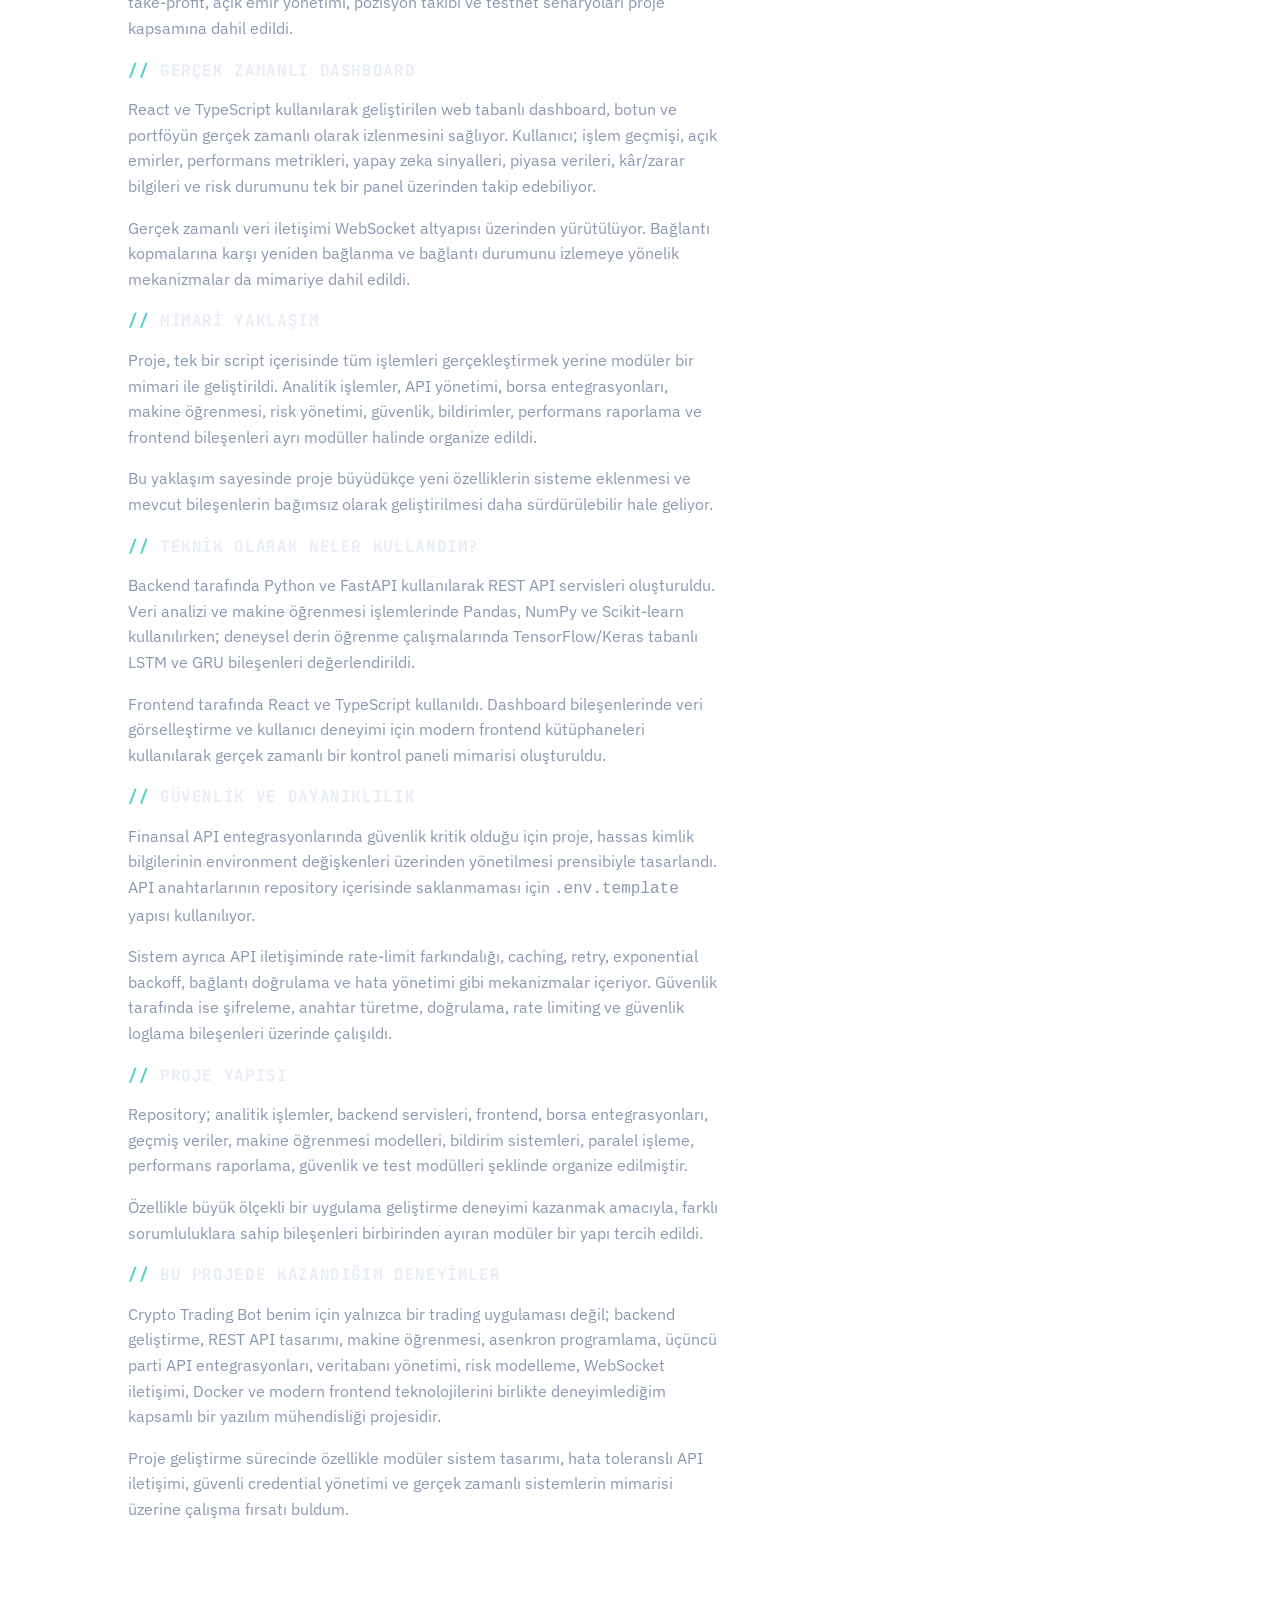
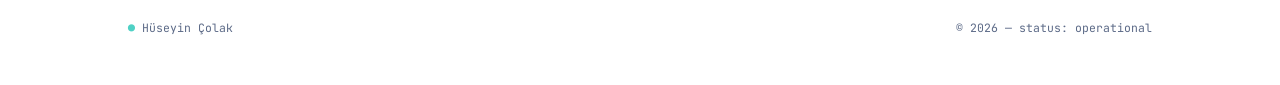
<file: projects/job-tracking-ai.html>
<!DOCTYPE html>
<html lang="tr">
<head>
<meta charset="UTF-8">
<meta name="viewport" content="width=device-width, initial-scale=1.0">
<title>Crypto Trading Bot — Hüseyin Çolak</title>
<link rel="preconnect" href="https://fonts.googleapis.com">
<link href="https://fonts.googleapis.com/css2?family=JetBrains+Mono:wght@400;500;600;700&family=IBM+Plex+Sans:wght@400;500;600;700&display=swap" rel="stylesheet">
<link rel="stylesheet" href="../style.css">
</head>
<body>

<nav class="topnav">
  <div class="topnav-inner">
    <a class="brand" href="../index.html#projects"><span class="dot"></span> huseyin@colak:~$</a>
    <div class="navlinks">
      <a href="../index.html#about">about</a>
      <a href="../index.html#projects">projects</a>
      <a href="../index.html#contact">contact</a>
    </div>
  </div>
</nav>

<div class="wrap">
  <div class="breadcrumb"><a href="../index.html">~/huseyin-colak</a> / <a href="../index.html#projects">projects</a> / Crypto Trading Bot</div>

  <header class="proj-hero">
    <span class="pill">being developed</span>
    <h1>Crypto Trading Bot</h1>
    <p class="sub">Python · FastAPI · React · Machine Learning · Binance</p>
    <div class="hero-actions">
      <a class="btn primary" href="https://github.com/00hsynclk/Crypto-Trading-Bot" target="_blank" rel="noopener">GitHub'da Görüntüle ↗</a>
      <a class="back-btn" href="../index.html#projects">← Tüm projelere dön</a>
    </div>
  </header>

  <div class="proj-body">
    <div>
      <h2>proje hakkında</h2>
      <p>Crypto Trading Bot, kripto para piyasalarının analiz edilmesi, yapay zeka destekli işlem sinyallerinin üretilmesi, risk yönetimi, otomatik emir yürütme ve gerçek zamanlı portföy takibi amacıyla geliştirdiğim modüler bir alım-satım platformudur.</p>
      <p>Proje; backend, makine öğrenmesi, teknik analiz, API entegrasyonları, veri işleme ve modern web arayüzü bileşenlerini tek bir sistem içerisinde bir araya getiriyor. Sistem mimarisi, piyasa verisinin alınmasından işlem kararının üretilmesine ve emrin borsa API'sine iletilmesine kadar uçtan uca bir işlem hattı üzerine kurulu.</p>

      <h2>çalışma prensibi</h2>
      <p>Sistem, piyasa verilerini analiz ederek teknik göstergeler, volatilite verileri, piyasa rejimi ve korelasyon gibi çeşitli özellikler oluşturur. Bu veriler makine öğrenmesi tabanlı karar mekanizmasına aktarılır.</p>
      <p>Üretilen işlem sinyali doğrudan emir olarak gönderilmeden önce risk yönetimi katmanından geçirilir. Pozisyon büyüklüğü, stop-loss, take-profit, günlük risk limitleri ve risk/ödül oranı gibi kontroller değerlendirilir. Uygun bulunan işlemler daha sonra execution router üzerinden borsa API'lerine iletilir.</p>
      <p>İşlem ve sistem verileri veritabanında saklanırken, REST API ve WebSocket bağlantıları üzerinden React tabanlı dashboard'a gerçek zamanlı olarak aktarılır.</p>

      <h2>öne çıkan özellikler</h2>
      <p><strong>Yapay zeka destekli karar mekanizması:</strong> Random Forest ve Gradient Boosting modelleri kullanılarak piyasa verileri üzerinden işlem sinyalleri üretilecek şekilde bir makine öğrenmesi pipeline'ı tasarlandı. Model eğitiminde veri ön işleme, train/test split, Stratified K-Fold doğrulaması ve GridSearchCV tabanlı hiperparametre optimizasyonu kullanılıyor.</p>
      <p><strong>Teknik analiz:</strong> RSI, SMA, ATR, volatilite, fiyat momentumu, piyasa rejimi ve korelasyon analizi gibi çeşitli göstergeler işlem karar mekanizmasına veri sağlıyor.</p>
      <p><strong>Dinamik risk yönetimi:</strong> Pozisyon büyüklüğü hesaplama, volatiliteye göre risk ayarlama, stop-loss ve take-profit hesaplama, maksimum drawdown takibi, günlük kayıp limitleri ve portföy risk kontrolleri sistemin temel bileşenleri arasında yer alıyor.</p>
      <p><strong>Backtesting:</strong> Stratejilerin geçmiş piyasa verileri üzerinde test edilmesini sağlayan bir backtest motoru bulunuyor. Total Return, Net P/L, Win Rate, Maximum Drawdown, Sharpe Ratio, Volatility, Value at Risk ve Profit Factor gibi performans metrikleri hesaplanabiliyor.</p>
      <p><strong>Binance entegrasyonu:</strong> Sistem Binance Spot ve Binance USDⓈ-M Futures işlem akışlarını destekleyecek şekilde tasarlandı. Market ve limit emirleri, stop-loss, take-profit, açık emir yönetimi, pozisyon takibi ve testnet senaryoları proje kapsamına dahil edildi.</p>

      <h2>gerçek zamanlı dashboard</h2>
      <p>React ve TypeScript kullanılarak geliştirilen web tabanlı dashboard, botun ve portföyün gerçek zamanlı olarak izlenmesini sağlıyor. Kullanıcı; işlem geçmişi, açık emirler, performans metrikleri, yapay zeka sinyalleri, piyasa verileri, kâr/zarar bilgileri ve risk durumunu tek bir panel üzerinden takip edebiliyor.</p>
      <p>Gerçek zamanlı veri iletişimi WebSocket altyapısı üzerinden yürütülüyor. Bağlantı kopmalarına karşı yeniden bağlanma ve bağlantı durumunu izlemeye yönelik mekanizmalar da mimariye dahil edildi.</p>

      <h2>mimari yaklaşım</h2>
      <p>Proje, tek bir script içerisinde tüm işlemleri gerçekleştirmek yerine modüler bir mimari ile geliştirildi. Analitik işlemler, API yönetimi, borsa entegrasyonları, makine öğrenmesi, risk yönetimi, güvenlik, bildirimler, performans raporlama ve frontend bileşenleri ayrı modüller halinde organize edildi.</p>
      <p>Bu yaklaşım sayesinde proje büyüdükçe yeni özelliklerin sisteme eklenmesi ve mevcut bileşenlerin bağımsız olarak geliştirilmesi daha sürdürülebilir hale geliyor.</p>

      <h2>teknik olarak neler kullandım?</h2>
      <p>Backend tarafında Python ve FastAPI kullanılarak REST API servisleri oluşturuldu. Veri analizi ve makine öğrenmesi işlemlerinde Pandas, NumPy ve Scikit-learn kullanılırken; deneysel derin öğrenme çalışmalarında TensorFlow/Keras tabanlı LSTM ve GRU bileşenleri değerlendirildi.</p>
      <p>Frontend tarafında React ve TypeScript kullanıldı. Dashboard bileşenlerinde veri görselleştirme ve kullanıcı deneyimi için modern frontend kütüphaneleri kullanılarak gerçek zamanlı bir kontrol paneli mimarisi oluşturuldu.</p>

      <h2>güvenlik ve dayanıklılık</h2>
      <p>Finansal API entegrasyonlarında güvenlik kritik olduğu için proje, hassas kimlik bilgilerinin environment değişkenleri üzerinden yönetilmesi prensibiyle tasarlandı. API anahtarlarının repository içerisinde saklanmaması için <code>.env.template</code> yapısı kullanılıyor.</p>
      <p>Sistem ayrıca API iletişiminde rate-limit farkındalığı, caching, retry, exponential backoff, bağlantı doğrulama ve hata yönetimi gibi mekanizmalar içeriyor. Güvenlik tarafında ise şifreleme, anahtar türetme, doğrulama, rate limiting ve güvenlik loglama bileşenleri üzerinde çalışıldı.</p>

      <h2>proje yapısı</h2>
      <p>Repository; analitik işlemler, backend servisleri, frontend, borsa entegrasyonları, geçmiş veriler, makine öğrenmesi modelleri, bildirim sistemleri, paralel işleme, performans raporlama, güvenlik ve test modülleri şeklinde organize edilmiştir.</p>
      <p>Özellikle büyük ölçekli bir uygulama geliştirme deneyimi kazanmak amacıyla, farklı sorumluluklara sahip bileşenleri birbirinden ayıran modüler bir yapı tercih edildi.</p>

      <h2>bu projede kazandığım deneyimler</h2>
      <p>Crypto Trading Bot benim için yalnızca bir trading uygulaması değil; backend geliştirme, REST API tasarımı, makine öğrenmesi, asenkron programlama, üçüncü parti API entegrasyonları, veritabanı yönetimi, risk modelleme, WebSocket iletişimi, Docker ve modern frontend teknolojilerini birlikte deneyimlediğim kapsamlı bir yazılım mühendisliği projesidir.</p>
      <p>Proje geliştirme sürecinde özellikle modüler sistem tasarımı, hata toleranslı API iletişimi, güvenli credential yönetimi ve gerçek zamanlı sistemlerin mimarisi üzerine çalışma fırsatı buldum.</p>
    </div>

    <aside class="spec-panel">
      <div class="row"><span class="k">alan</span><span class="v">FinTech · AI</span></div>
      <div class="row"><span class="k">backend</span><span class="v">Python · FastAPI</span></div>
      <div class="row"><span class="k">frontend</span><span class="v">React · TypeScript</span></div>
      <div class="row"><span class="k">ai/ml</span><span class="v">Scikit-learn · TensorFlow</span></div>
      <div class="row"><span class="k">veri</span><span class="v">Pandas · NumPy · SQLite</span></div>
      <div class="row"><span class="k">api</span><span class="v">REST · WebSocket</span></div>
      <div class="row"><span class="k">borsa</span><span class="v">Binance Spot · Futures</span></div>
      <div class="row"><span class="k">özellikler</span><span class="v">AI · Backtesting · Risk Management</span></div>
      <div class="row"><span class="k">altyapı</span><span class="v">Docker · Async Processing</span></div>
      <div class="row"><span class="k">durum</span><span class="v">Being Developed</span></div>
      <div class="row"><span class="k">repo</span><span class="v"><a href="https://github.com/00hsynclk/Crypto-Trading-Bot" target="_blank" rel="noopener">00hsynclk/Crypto-Trading-Bot</a></span></div>
      <div class="note-box">$ git clone https://github.com/00hsynclk/Crypto-Trading-Bot.git<br>$ cd Crypto-Trading-Bot<br>$ pip install -r requirements.txt<br># detaylı kurulum için repository dokümantasyonuna bakın</div>
    </aside>
  </div>

  <footer>
    <div><span class="live-dot">●</span> Hüseyin Çolak</div>
    <div>© 2026 — status: operational</div>
  </footer>
</div>

<script src="../script.js"></script>
</body>
</html>
</file>
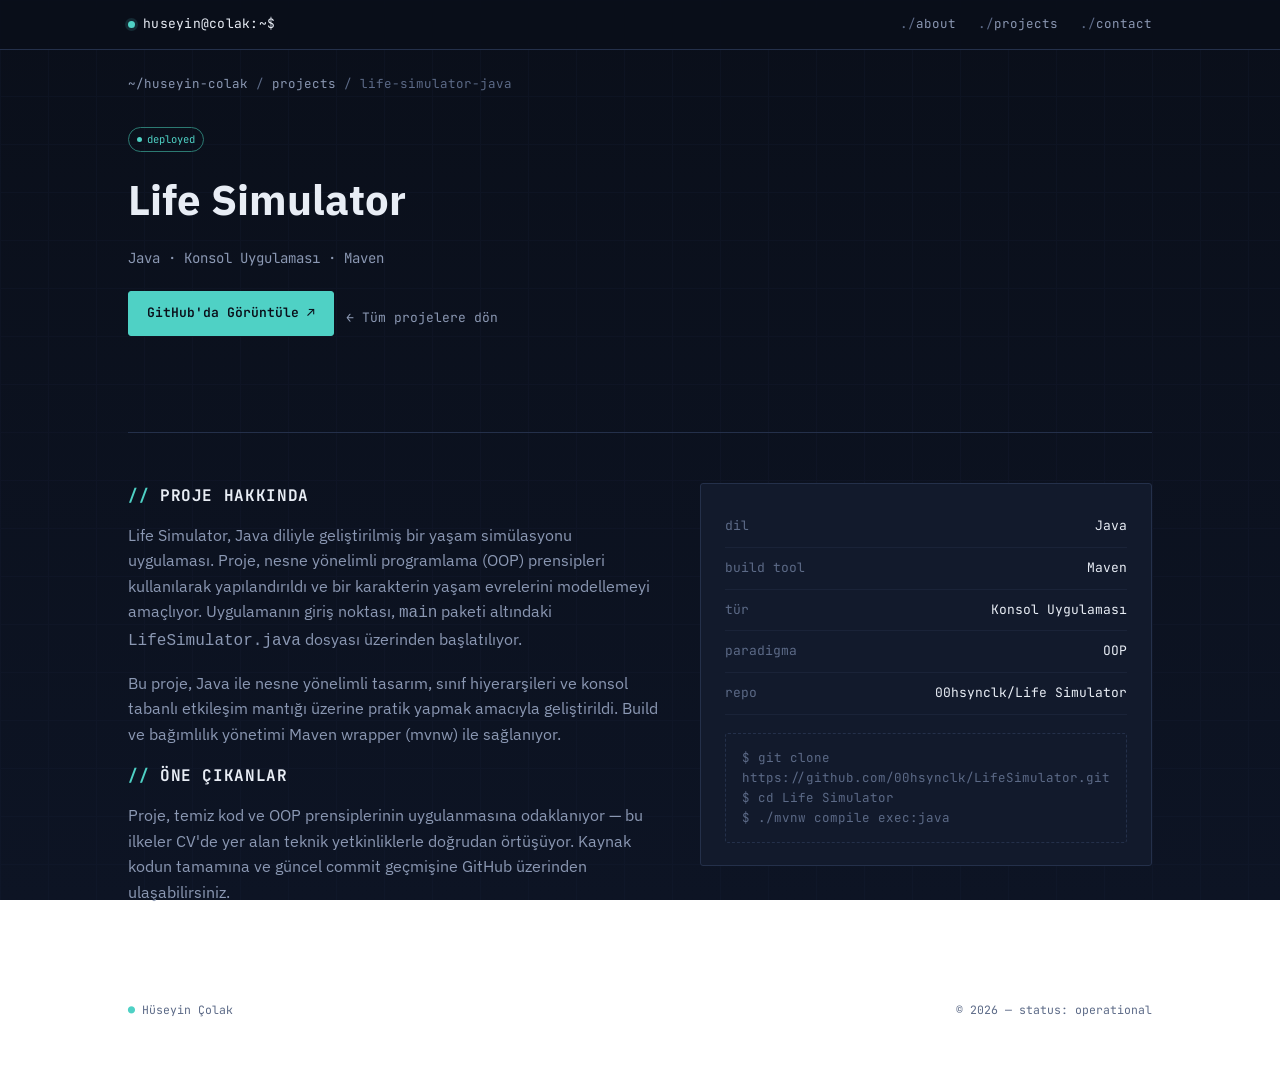
<file: projects/life-simulator-java.html>
<!DOCTYPE html>
<html lang="tr">
<head>
<meta charset="UTF-8">
<meta name="viewport" content="width=device-width, initial-scale=1.0">
<title>LifeSimulatorJava — Hüseyin Çolak</title>
<link rel="preconnect" href="https://fonts.googleapis.com">
<link href="https://fonts.googleapis.com/css2?family=JetBrains+Mono:wght@400;500;600;700&family=IBM+Plex+Sans:wght@400;500;600;700&display=swap" rel="stylesheet">
<link rel="stylesheet" href="../style.css">
</head>
<body>

<nav class="topnav">
  <div class="topnav-inner">
    <a class="brand" href="../index.html#projects"><span class="dot"></span> huseyin@colak:~$</a>
    <div class="navlinks">
      <a href="../index.html#about">about</a>
      <a href="../index.html#projects">projects</a>
      <a href="../index.html#contact">contact</a>
    </div>
  </div>
</nav>

<div class="wrap">
  <div class="breadcrumb"><a href="../index.html">~/huseyin-colak</a> / <a href="../index.html#projects">projects</a> / life-simulator-java</div>

  <header class="proj-hero">
    <span class="pill">deployed</span>
    <h1>Life Simulator</h1>
    <p class="sub">Java · Konsol Uygulaması · Maven</p>
    <div class="hero-actions">
      <a class="btn primary" href="https://github.com/00hsynclk/LifeSimulatorJava" target="_blank" rel="noopener">GitHub'da Görüntüle ↗</a>
      <a class="back-btn" href="../index.html#projects">← Tüm projelere dön</a>
    </div>
  </header>

  <div class="proj-body">
    <div>
      <h2>proje hakkında</h2>
      <p>Life Simulator, Java diliyle geliştirilmiş bir yaşam simülasyonu uygulaması. Proje, nesne yönelimli programlama (OOP) prensipleri kullanılarak yapılandırıldı ve bir karakterin yaşam evrelerini modellemeyi amaçlıyor. Uygulamanın giriş noktası, <code>main</code> paketi altındaki <code>LifeSimulator.java</code> dosyası üzerinden başlatılıyor.</p>
      <p>Bu proje, Java ile nesne yönelimli tasarım, sınıf hiyerarşileri ve konsol tabanlı etkileşim mantığı üzerine pratik yapmak amacıyla geliştirildi. Build ve bağımlılık yönetimi Maven wrapper (mvnw) ile sağlanıyor.</p>

      <h2>öne çıkanlar</h2>
      <p>Proje, temiz kod ve OOP prensiplerinin uygulanmasına odaklanıyor — bu ilkeler CV'de yer alan teknik yetkinliklerle doğrudan örtüşüyor. Kaynak kodun tamamına ve güncel commit geçmişine GitHub üzerinden ulaşabilirsiniz.</p>
    </div>

    <aside class="spec-panel">
      <div class="row"><span class="k">dil</span><span class="v">Java</span></div>
      <div class="row"><span class="k">build tool</span><span class="v">Maven</span></div>
      <div class="row"><span class="k">tür</span><span class="v">Konsol Uygulaması</span></div>
      <div class="row"><span class="k">paradigma</span><span class="v">OOP</span></div>
      <div class="row"><span class="k">repo</span><span class="v"><a href="https://github.com/00hsynclk/LifeSimulatorJava" target="_blank" rel="noopener">00hsynclk/Life Simulator</a></span></div>
      <div class="note-box">$ git clone https://github.com/00hsynclk/LifeSimulator.git<br>$ cd Life Simulator<br>$ ./mvnw compile exec:java</div>
    </aside>
  </div>

  <footer>
    <div><span class="live-dot">●</span> Hüseyin Çolak</div>
    <div>© 2026 — status: operational</div>
  </footer>
</div>

<script src="../script.js"></script>
</body>
</html>
</file>
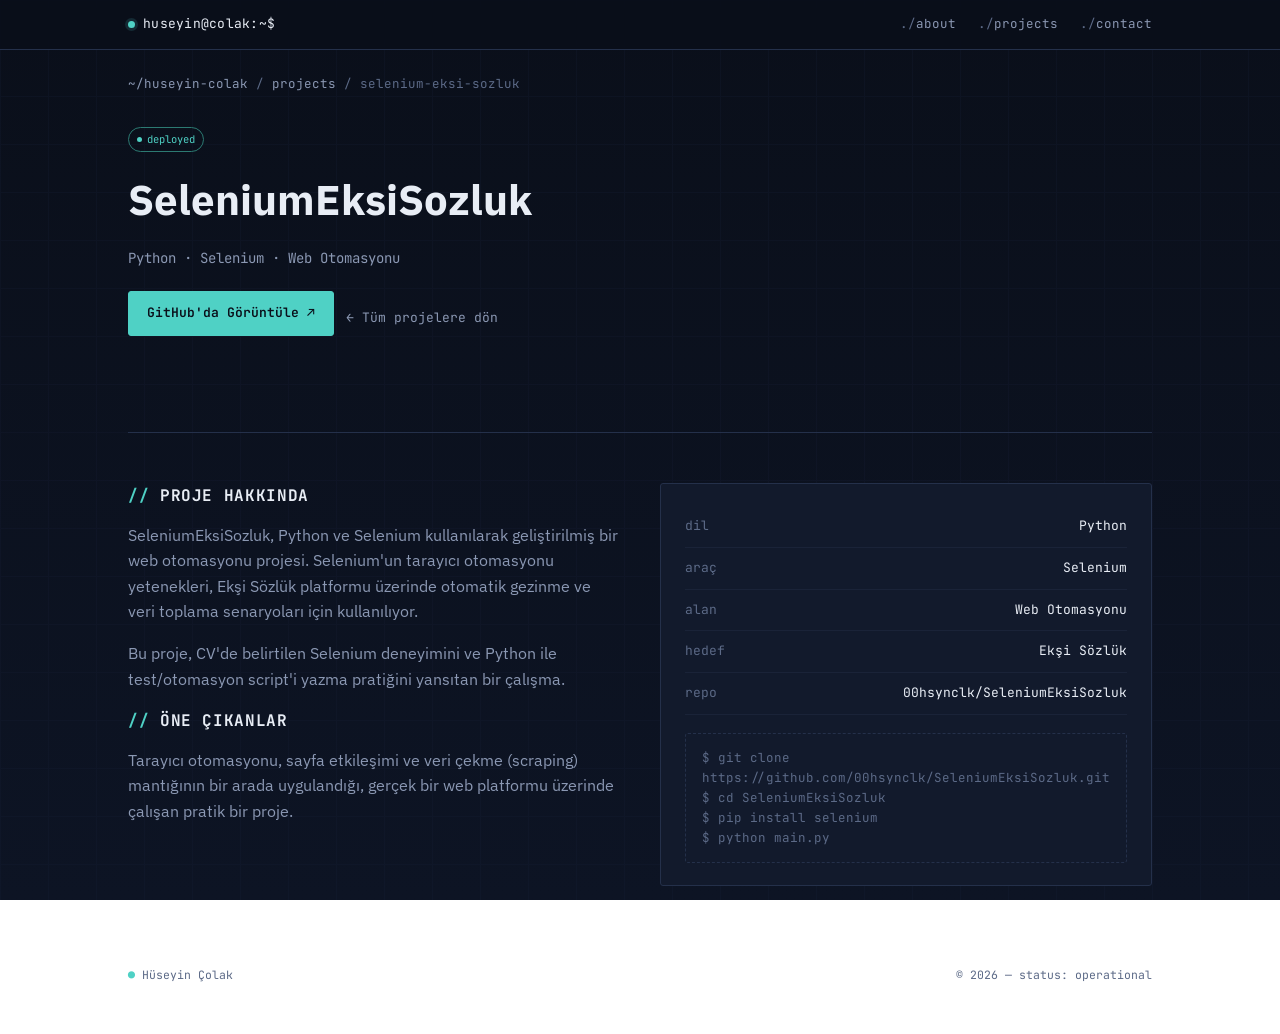
<file: projects/selenium-eksi-sozluk.html>
<!DOCTYPE html>
<html lang="tr">
<head>
<meta charset="UTF-8">
<meta name="viewport" content="width=device-width, initial-scale=1.0">
<title>SeleniumEksiSozluk — Hüseyin Çolak</title>
<link rel="preconnect" href="https://fonts.googleapis.com">
<link href="https://fonts.googleapis.com/css2?family=JetBrains+Mono:wght@400;500;600;700&family=IBM+Plex+Sans:wght@400;500;600;700&display=swap" rel="stylesheet">
<link rel="stylesheet" href="../style.css">
</head>
<body>

<nav class="topnav">
  <div class="topnav-inner">
    <a class="brand" href="../index.html#projects"><span class="dot"></span> huseyin@colak:~$</a>
    <div class="navlinks">
      <a href="../index.html#about">about</a>
      <a href="../index.html#projects">projects</a>
      <a href="../index.html#contact">contact</a>
    </div>
  </div>
</nav>

<div class="wrap">
  <div class="breadcrumb"><a href="../index.html">~/huseyin-colak</a> / <a href="../index.html#projects">projects</a> / selenium-eksi-sozluk</div>

  <header class="proj-hero">
    <span class="pill">deployed</span>
    <h1>SeleniumEksiSozluk</h1>
    <p class="sub">Python · Selenium · Web Otomasyonu</p>
    <div class="hero-actions">
      <a class="btn primary" href="https://github.com/00hsynclk/SeleniumEksiSozluk" target="_blank" rel="noopener">GitHub'da Görüntüle ↗</a>
      <a class="back-btn" href="../index.html#projects">← Tüm projelere dön</a>
    </div>
  </header>

  <div class="proj-body">
    <div>
      <h2>proje hakkında</h2>
      <p>SeleniumEksiSozluk, Python ve Selenium kullanılarak geliştirilmiş bir web otomasyonu projesi. Selenium'un tarayıcı otomasyonu yetenekleri, Ekşi Sözlük platformu üzerinde otomatik gezinme ve veri toplama senaryoları için kullanılıyor.</p>
      <p>Bu proje, CV'de belirtilen Selenium deneyimini ve Python ile test/otomasyon script'i yazma pratiğini yansıtan bir çalışma.</p>

      <h2>öne çıkanlar</h2>
      <p>Tarayıcı otomasyonu, sayfa etkileşimi ve veri çekme (scraping) mantığının bir arada uygulandığı, gerçek bir web platformu üzerinde çalışan pratik bir proje.</p>
    </div>

    <aside class="spec-panel">
      <div class="row"><span class="k">dil</span><span class="v">Python</span></div>
      <div class="row"><span class="k">araç</span><span class="v">Selenium</span></div>
      <div class="row"><span class="k">alan</span><span class="v">Web Otomasyonu</span></div>
      <div class="row"><span class="k">hedef</span><span class="v">Ekşi Sözlük</span></div>
      <div class="row"><span class="k">repo</span><span class="v"><a href="https://github.com/00hsynclk/SeleniumEksiSozluk" target="_blank" rel="noopener">00hsynclk/SeleniumEksiSozluk</a></span></div>
      <div class="note-box">$ git clone https://github.com/00hsynclk/SeleniumEksiSozluk.git<br>$ cd SeleniumEksiSozluk<br>$ pip install selenium<br>$ python main.py</div>
    </aside>
  </div>

  <footer>
    <div><span class="live-dot">●</span> Hüseyin Çolak</div>
    <div>© 2026 — status: operational</div>
  </footer>
</div>

<script src="../script.js"></script>
</body>
</html>
</file>
<file: style.css>
/* ============================================================
   HÜSEYİN ÇOLAK — SYSTEM STATUS PORTFOLIO
   Design tokens
   ============================================================ */

:root {
  --bg: #0a0f1a;
  --bg-grid: #0d1424;
  --panel: #121a2c;
  --panel-2: #172136;
  --border: #24304a;
  --border-soft: #1a2338;
  --text: #e8edf5;
  --text-muted: #8b98b3;
  --text-dim: #5c6a87;
  --accent: #4fd1c5;
  --accent-dim: #2c7a72;
  --accent-amber: #f5a623;
  --accent-amber-dim: #8a5e14;
  --mono: "JetBrains Mono", "IBM Plex Mono", ui-monospace, monospace;
  --sans: "IBM Plex Sans", "Inter", system-ui, -apple-system, sans-serif;
  --radius: 3px;
  --max-w: 1080px;
}

* { box-sizing: border-box; }

html {
  scroll-behavior: smooth;
}

@media (prefers-reduced-motion: reduce) {
  html { scroll-behavior: auto; }
  *, *::before, *::after {
    animation-duration: 0.001ms !important;
    animation-iteration-count: 1 !important;
    transition-duration: 0.001ms !important;
  }
}

body {
  margin: 0;
  background:
    linear-gradient(180deg, var(--bg) 0%, var(--bg-grid) 100%);
  background-attachment: fixed;
  color: var(--text);
  font-family: var(--sans);
  font-size: 16px;
  line-height: 1.6;
  -webkit-font-smoothing: antialiased;
}

/* faint grid texture */
body::before {
  content: "";
  position: fixed;
  inset: 0;
  pointer-events: none;
  background-image:
    linear-gradient(var(--border-soft) 1px, transparent 1px),
    linear-gradient(90deg, var(--border-soft) 1px, transparent 1px);
  background-size: 48px 48px;
  opacity: 0.25;
  z-index: 0;
}

a { color: inherit; text-decoration: none; }

::selection {
  background: var(--accent-dim);
  color: #fff;
}

:focus-visible {
  outline: 2px solid var(--accent);
  outline-offset: 2px;
}

.wrap {
  position: relative;
  z-index: 1;
  max-width: var(--max-w);
  margin: 0 auto;
  padding: 0 28px;
}

/* ---------- top nav ---------- */
.topnav {
  position: sticky;
  top: 0;
  z-index: 50;
  background: rgba(10, 15, 26, 0.86);
  backdrop-filter: blur(10px);
  border-bottom: 1px solid var(--border);
}

.topnav-inner {
  max-width: var(--max-w);
  margin: 0 auto;
  padding: 14px 28px;
  display: flex;
  align-items: center;
  justify-content: space-between;
  gap: 16px;
  flex-wrap: wrap;
}

.brand {
  font-family: var(--mono);
  font-size: 13px;
  letter-spacing: 0.02em;
  color: var(--text);
  display: flex;
  align-items: center;
  gap: 8px;
}

.brand .dot {
  width: 7px;
  height: 7px;
  border-radius: 50%;
  background: var(--accent);
  box-shadow: 0 0 0 3px rgba(79, 209, 197, 0.15);
  animation: pulse 2.4s ease-in-out infinite;
  flex-shrink: 0;
}

@keyframes pulse {
  0%, 100% { box-shadow: 0 0 0 3px rgba(79, 209, 197, 0.15); opacity: 1; }
  50% { box-shadow: 0 0 0 6px rgba(79, 209, 197, 0.05); opacity: 0.75; }
}

.navlinks {
  display: flex;
  gap: 22px;
  font-family: var(--mono);
  font-size: 12.5px;
  color: var(--text-muted);
  flex-wrap: wrap;
}

.navlinks a { transition: color 0.15s; white-space: nowrap; }
.navlinks a:hover { color: var(--accent); }
.navlinks a::before { content: "./"; color: var(--text-dim); }

/* ---------- hero ---------- */
.hero {
  padding: 88px 0 64px;
  border-bottom: 1px solid var(--border);
}

.status-line {
  font-family: var(--mono);
  font-size: 12.5px;
  color: var(--accent);
  letter-spacing: 0.06em;
  display: inline-flex;
  align-items: center;
  gap: 8px;
  padding: 5px 10px;
  border: 1px solid var(--accent-dim);
  border-radius: var(--radius);
  background: rgba(79, 209, 197, 0.06);
  margin-bottom: 28px;
}

.status-line .dot {
  width: 6px; height: 6px; border-radius: 50%;
  background: var(--accent);
  animation: pulse 2.4s ease-in-out infinite;
}

.hero h1 {
  font-family: var(--mono);
  font-weight: 700;
  font-size: clamp(34px, 6vw, 58px);
  line-height: 1.05;
  margin: 0 0 6px;
  letter-spacing: -0.01em;
}

.hero h1 .cursor {
  display: inline-block;
  width: 0.5em;
  background: var(--accent);
  animation: blink 1s steps(1) infinite;
  margin-left: 4px;
}

@keyframes blink { 50% { opacity: 0; } }

.hero .role {
  font-family: var(--mono);
  font-size: clamp(14px, 2vw, 17px);
  color: var(--accent-amber);
  margin: 0 0 22px;
  letter-spacing: 0.02em;
}

.hero p.lede {
  max-width: 620px;
  color: var(--text-muted);
  font-size: 16px;
  margin: 0 0 34px;
}

.hero-actions {
  display: flex;
  gap: 12px;
  flex-wrap: wrap;
  margin-bottom: 46px;
}

.btn {
  font-family: var(--mono);
  font-size: 13px;
  padding: 11px 18px;
  border-radius: var(--radius);
  border: 1px solid var(--border);
  color: var(--text);
  display: inline-flex;
  align-items: center;
  gap: 8px;
  transition: border-color 0.15s, background 0.15s, transform 0.1s;
}

.btn:hover { border-color: var(--accent); background: rgba(79, 209, 197, 0.06); transform: translateY(-1px); }

.btn.primary {
  background: var(--accent);
  color: #0a0f1a;
  border-color: var(--accent);
  font-weight: 600;
}

.btn.primary:hover { background: #6fe0d5; }

.stat-row {
  display: flex;
  flex-wrap: wrap;
  gap: 0;
  font-family: var(--mono);
  border: 1px solid var(--border);
  border-radius: var(--radius);
  overflow: hidden;
}

.stat {
  flex: 1;
  min-width: 130px;
  padding: 16px 20px;
  border-right: 1px solid var(--border);
}
.stat:last-child { border-right: none; }

.stat .num { font-size: 22px; color: var(--accent); font-weight: 700; }
.stat .label { font-size: 11px; color: var(--text-dim); text-transform: uppercase; letter-spacing: 0.06em; margin-top: 4px; }

/* ---------- sections ---------- */
section { padding: 72px 0; border-bottom: 1px solid var(--border); }
section:last-of-type { border-bottom: none; }

.section-head {
  display: flex;
  align-items: baseline;
  gap: 14px;
  margin-bottom: 34px;
}

.section-head .idx {
  font-family: var(--mono);
  font-size: 12px;
  color: var(--text-dim);
  border: 1px solid var(--border);
  padding: 3px 8px;
  border-radius: var(--radius);
}

.section-head h2 {
  font-family: var(--mono);
  font-size: 22px;
  margin: 0;
  letter-spacing: -0.01em;
}

.section-head .rule {
  flex: 1;
  height: 1px;
  background: repeating-linear-gradient(90deg, var(--border) 0 6px, transparent 6px 12px);
}

/* fade-in-on-scroll */
.reveal {
  opacity: 0;
  transform: translateY(14px);
  transition: opacity 0.6s ease, transform 0.6s ease;
}
.reveal.in { opacity: 1; transform: translateY(0); }

/* ---------- about ---------- */
.about-grid {
  display: grid;
  grid-template-columns: 1.4fr 1fr;
  gap: 40px;
}

.about-grid p { color: var(--text-muted); margin: 0 0 16px; }
.about-grid p:last-child { margin-bottom: 0; }

.info-panel {
  background: var(--panel);
  border: 1px solid var(--border);
  border-radius: var(--radius);
  padding: 20px 22px;
  font-family: var(--mono);
  font-size: 13px;
  height: fit-content;
}

.info-panel .row {
  display: flex;
  justify-content: space-between;
  gap: 12px;
  padding: 9px 0;
  border-bottom: 1px solid var(--border-soft);
}
.info-panel .row:last-child { border-bottom: none; }
.info-panel .row .k { color: var(--text-dim); }
.info-panel .row .v { color: var(--text); text-align: right; }
.info-panel .row .v a:hover { color: var(--accent); }

@media (max-width: 760px) {
  .about-grid { grid-template-columns: 1fr; }
}

/* ---------- experience (log stream) ---------- */
.log-stream {
  border-left: 1px solid var(--border);
  margin-left: 6px;
  padding-left: 30px;
  display: flex;
  flex-direction: column;
  gap: 40px;
}

.log-entry { position: relative; }

.log-entry::before {
  content: "";
  position: absolute;
  left: -35.5px;
  top: 4px;
  width: 9px;
  height: 9px;
  border-radius: 50%;
  background: var(--bg);
  border: 2px solid var(--accent);
}

.log-entry .meta {
  font-family: var(--mono);
  font-size: 11.5px;
  color: var(--text-dim);
  text-transform: uppercase;
  letter-spacing: 0.06em;
  margin-bottom: 6px;
}

.log-entry .meta .badge {
  color: var(--accent);
  border: 1px solid var(--accent-dim);
  padding: 2px 7px;
  border-radius: var(--radius);
  margin-right: 8px;
  text-transform: none;
  letter-spacing: 0;
}

.log-entry h3 {
  font-family: var(--sans);
  font-size: 18px;
  margin: 0 0 2px;
}

.log-entry .company {
  font-family: var(--mono);
  font-size: 13px;
  color: var(--accent-amber);
  margin-bottom: 14px;
}

.log-entry ul {
  margin: 0;
  padding: 0;
  list-style: none;
  color: var(--text-muted);
  font-size: 14.5px;
}

.log-entry li {
  position: relative;
  padding-left: 18px;
  margin-bottom: 8px;
}

.log-entry li::before {
  content: ">";
  position: absolute;
  left: 0;
  color: var(--text-dim);
  font-family: var(--mono);
}

/* ---------- stack ---------- */
.stack-grid {
  display: grid;
  grid-template-columns: repeat(auto-fit, minmax(220px, 1fr));
  gap: 18px;
}

.stack-card {
  background: var(--panel);
  border: 1px solid var(--border);
  border-radius: var(--radius);
  padding: 18px 20px;
}

.stack-card .stack-title {
  font-family: var(--mono);
  font-size: 12px;
  color: var(--text-dim);
  text-transform: uppercase;
  letter-spacing: 0.08em;
  margin-bottom: 12px;
  display: flex;
  align-items: center;
  gap: 6px;
}
.stack-card .stack-title::before { content: "#"; color: var(--accent); }

.tag-list { display: flex; flex-wrap: wrap; gap: 7px; }

.tag {
  font-family: var(--mono);
  font-size: 12.5px;
  padding: 5px 10px;
  border-radius: var(--radius);
  background: var(--panel-2);
  border: 1px solid var(--border);
  color: var(--text);
}

/* ---------- projects ---------- */
.project-grid {
  display: grid;
  grid-template-columns: repeat(auto-fit, minmax(280px, 1fr));
  gap: 18px;
}

.project-card {
  background: var(--panel);
  border: 1px solid var(--border);
  border-radius: var(--radius);
  padding: 22px 22px 20px;
  display: flex;
  flex-direction: column;
  gap: 12px;
  transition: border-color 0.18s, transform 0.18s, background 0.18s;
}

.project-card:hover {
  border-color: var(--accent);
  background: var(--panel-2);
  transform: translateY(-3px);
}

.project-card .pc-top {
  display: flex;
  justify-content: space-between;
  align-items: flex-start;
  gap: 10px;
}

.project-card h3 {
  font-family: var(--sans);
  font-size: 17px;
  margin: 0;
}

.pill {
  font-family: var(--mono);
  font-size: 10.5px;
  color: var(--accent);
  border: 1px solid var(--accent-dim);
  padding: 3px 8px;
  border-radius: 20px;
  white-space: nowrap;
  display: inline-flex;
  align-items: center;
  gap: 5px;
}
.pill::before {
  content: "";
  width: 5px; height: 5px; border-radius: 50%;
  background: var(--accent);
}

.project-card p {
  color: var(--text-muted);
  font-size: 14px;
  margin: 0;
  flex: 1;
}

.project-card .pc-foot {
  display: flex;
  justify-content: space-between;
  align-items: center;
  font-family: var(--mono);
  font-size: 11.5px;
  color: var(--text-dim);
  padding-top: 10px;
  border-top: 1px solid var(--border-soft);
}

.project-card .pc-foot .arrow { color: var(--accent); transition: transform 0.15s; }
.project-card:hover .pc-foot .arrow { transform: translateX(4px); }

/* ---------- education ---------- */
.edu-panel {
  background: var(--panel);
  border: 1px solid var(--border);
  border-radius: var(--radius);
  padding: 24px 26px;
  display: flex;
  justify-content: space-between;
  align-items: center;
  gap: 20px;
  flex-wrap: wrap;
}

.edu-panel h3 { margin: 0 0 6px; font-size: 18px; font-family: var(--sans); }
.edu-panel .edu-sub { color: var(--text-muted); font-size: 14px; }
.edu-panel .edu-date {
  font-family: var(--mono);
  font-size: 13px;
  color: var(--accent-amber);
  border: 1px solid var(--accent-amber-dim);
  padding: 6px 12px;
  border-radius: var(--radius);
}

/* ---------- contact ---------- */
.contact-panel {
  background: var(--panel);
  border: 1px solid var(--border);
  border-radius: var(--radius);
  padding: 34px;
  text-align: center;
}

.contact-panel h2 {
  font-family: var(--mono);
  font-size: 24px;
  margin: 0 0 10px;
}

.contact-panel p {
  color: var(--text-muted);
  margin: 0 0 26px;
}

.contact-actions {
  display: flex;
  gap: 12px;
  justify-content: center;
  flex-wrap: wrap;
}

/* ---------- footer ---------- */
footer {
  padding: 30px 0 50px;
  font-family: var(--mono);
  font-size: 11.5px;
  color: var(--text-dim);
  display: flex;
  justify-content: space-between;
  flex-wrap: wrap;
  gap: 10px;
}

footer span.live-dot {
  color: var(--accent);
}

/* ---------- project detail page ---------- */
.breadcrumb {
  font-family: var(--mono);
  font-size: 12.5px;
  color: var(--text-dim);
  padding: 24px 0 0;
}
.breadcrumb a { color: var(--text-muted); }
.breadcrumb a:hover { color: var(--accent); }

.proj-hero { padding: 30px 0 50px; border-bottom: 1px solid var(--border); }

.proj-hero h1 {
  font-family: var(--sans);
  font-weight: 700;
  font-size: clamp(28px, 5vw, 42px);
  margin: 14px 0 10px;
}

.proj-hero .sub {
  font-family: var(--mono);
  color: var(--text-muted);
  font-size: 14px;
  margin-bottom: 22px;
}

.proj-body {
  display: grid;
  grid-template-columns: 1.5fr 1fr;
  gap: 40px;
  padding: 50px 0;
}

@media (max-width: 760px) {
  .proj-body { grid-template-columns: 1fr; }
}

.proj-body h2 {
  font-family: var(--mono);
  font-size: 16px;
  color: var(--text);
  margin: 0 0 14px;
  text-transform: uppercase;
  letter-spacing: 0.04em;
}
.proj-body h2::before { content: "// "; color: var(--accent); }

.proj-body p { color: var(--text-muted); margin: 0 0 16px; }

.spec-panel {
  background: var(--panel);
  border: 1px solid var(--border);
  border-radius: var(--radius);
  padding: 22px 24px;
  height: fit-content;
}

.spec-panel .row {
  display: flex;
  justify-content: space-between;
  padding: 10px 0;
  border-bottom: 1px solid var(--border-soft);
  font-family: var(--mono);
  font-size: 13px;
}
.spec-panel .row:last-child { border-bottom: none; }
.spec-panel .row .k { color: var(--text-dim); }
.spec-panel .row .v { color: var(--text); text-align: right; }

.note-box {
  margin-top: 18px;
  border: 1px dashed var(--border);
  border-radius: var(--radius);
  padding: 14px 16px;
  font-size: 12.5px;
  color: var(--text-dim);
  font-family: var(--mono);
  line-height: 1.6;
}

.back-btn {
  display: inline-flex;
  align-items: center;
  gap: 8px;
  font-family: var(--mono);
  font-size: 13px;
  color: var(--text-muted);
  margin-top: 10px;
}
.back-btn:hover { color: var(--accent); }

@media (max-width: 600px) {
  .hero { padding: 64px 0 44px; }
  section { padding: 54px 0; }
  .navlinks { display: none; }
}

.pill.being-developed {
  color: #4ade80;
  border-color: rgba(74, 222, 128, 0.4);
  background: rgba(74, 222, 128, 0.08);
}
</file>
